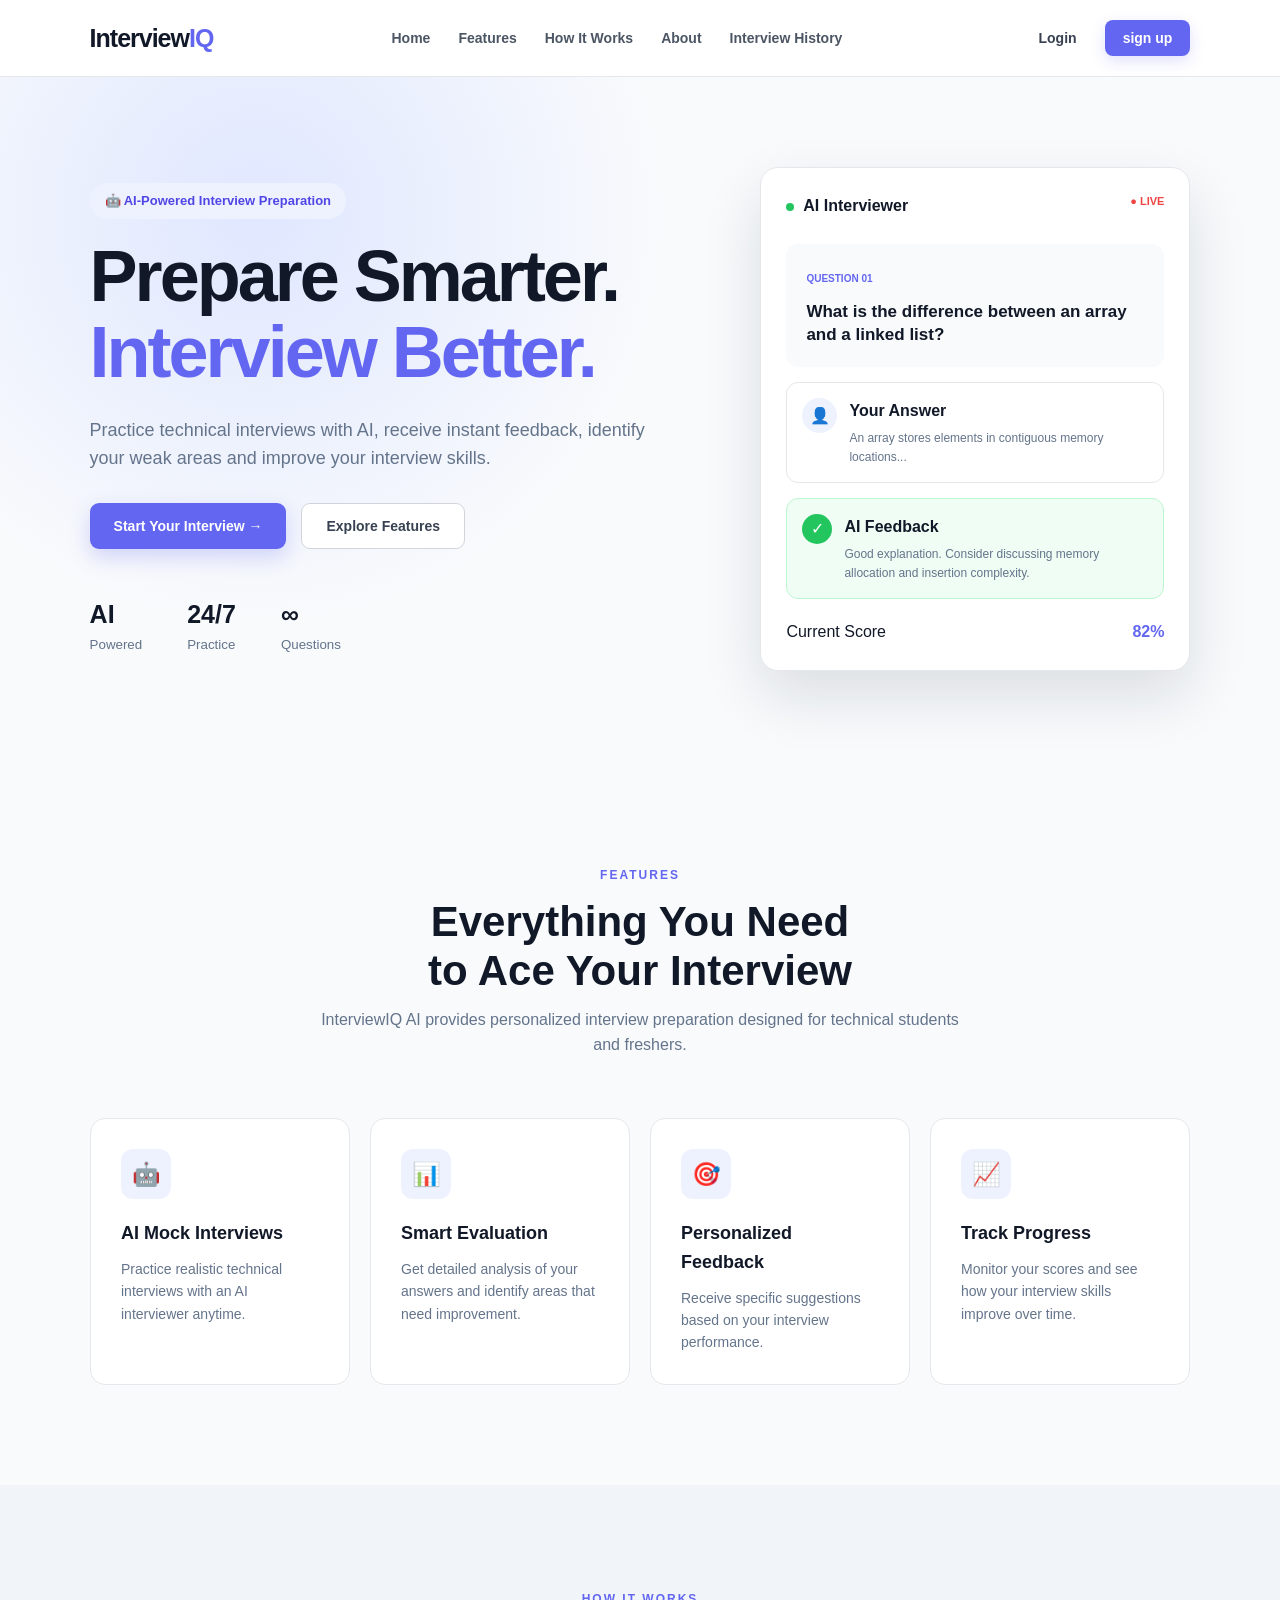
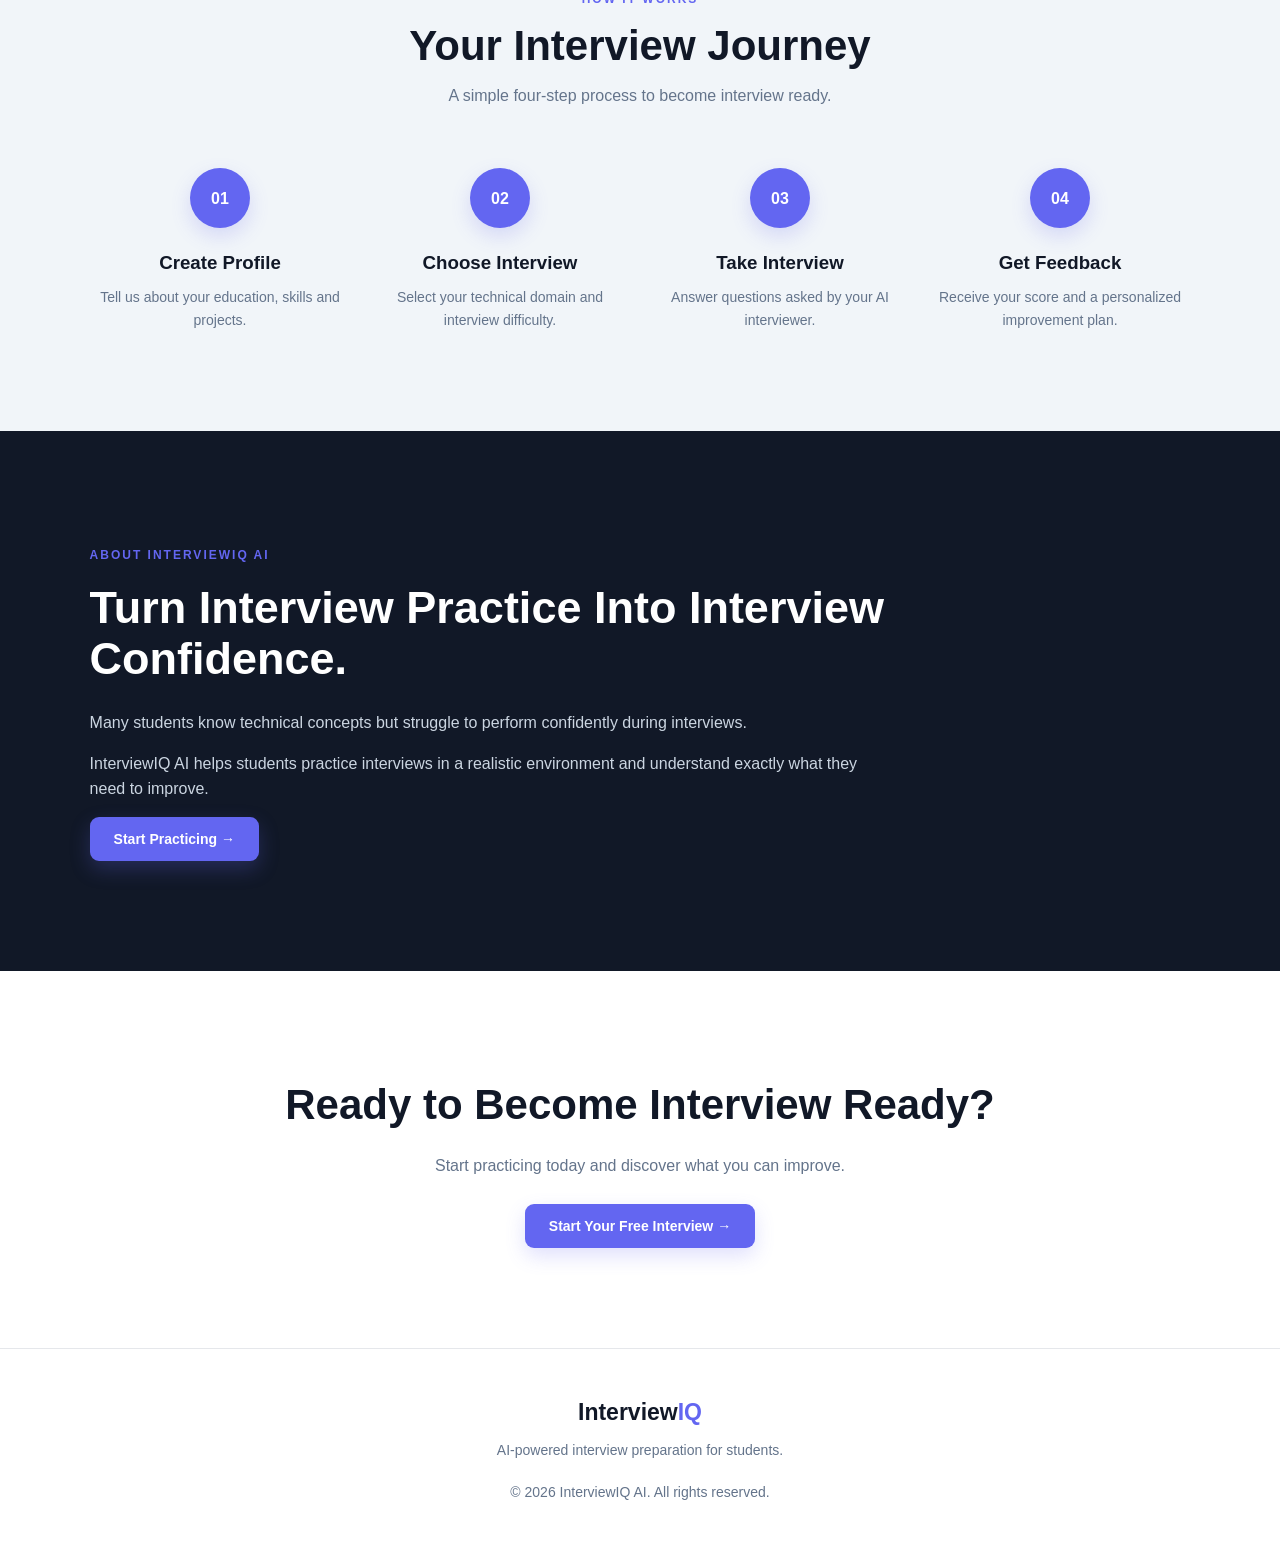
<file: frontend/index.html>
<!DOCTYPE html>
<html lang="en">

<head>
    <meta charset="UTF-8">
    <meta name="viewport" content="width=device-width, initial-scale=1.0">

    <title>InterviewIQ AI | AI-Powered Interview Preparation</title>

    <link rel="stylesheet" href="css/style.css">
</head>

<body>

    <!-- ================= NAVBAR ================= -->

    <header class="navbar">

        <div class="logo">
            Interview<span>IQ</span>
        </div>

        <nav>
            <a href="#home">Home</a>
            <a href="#features">Features</a>
            <a href="#how-it-works">How It Works</a>
            <a href="#about">About</a>

            <!-- NEW: Interview History -->
            <a href="history.html">Interview History</a>
        </nav>

        <div class="nav-buttons">
            <button class="login-btn"
    onclick="window.location.href='login.html'">
    Login
</button>

            <button class="signup-btn"
                onclick="window.location.href='profile.html'">
                sign up
                
            </button>
        </div>

    </header>


    <!-- ================= HERO SECTION ================= -->

    <section id="home" class="hero">

        <div class="hero-content">

            <div class="badge">
                🤖 AI-Powered Interview Preparation
            </div>

            <h1>
                Prepare Smarter.
                <span>Interview Better.</span>
            </h1>

            <p>
                Practice technical interviews with AI, receive instant
                feedback, identify your weak areas and improve your
                interview skills.
            </p>

            <div class="hero-buttons">

                <!-- UPDATED -->
                <button class="primary-btn"
                    onclick="window.location.href='profile.html'">
                    Start Your Interview →
                </button>

                <button class="secondary-btn"
                    onclick="document.getElementById('features').scrollIntoView({behavior:'smooth'})">
                    Explore Features
                </button>

            </div>

            <div class="hero-stats">

                <div>
                    <strong>AI</strong>
                    <small>Powered</small>
                </div>

                <div>
                    <strong>24/7</strong>
                    <small>Practice</small>
                </div>

                <div>
                    <strong>∞</strong>
                    <small>Questions</small>
                </div>

            </div>

        </div>


        <!-- Interview Preview Card -->

        <div class="interview-card">

            <div class="card-header">

                <div>
                    <span class="status-dot"></span>
                    AI Interviewer
                </div>

                <span>● LIVE</span>

            </div>

            <div class="question-box">

                <small>QUESTION 01</small>

                <h3>
                    What is the difference between
                    an array and a linked list?
                </h3>

            </div>

            <div class="answer-box">

                <div class="avatar">👤</div>

                <div>
                    <strong>Your Answer</strong>

                    <p>
                        An array stores elements in
                        contiguous memory locations...
                    </p>
                </div>

            </div>

            <div class="ai-feedback">

                <div class="feedback-icon">✓</div>

                <div>
                    <strong>AI Feedback</strong>

                    <p>
                        Good explanation. Consider
                        discussing memory allocation
                        and insertion complexity.
                    </p>
                </div>

            </div>

            <div class="score">

                <span>Current Score</span>

                <strong>82%</strong>

            </div>

        </div>

    </section>


    <!-- ================= FEATURES ================= -->

    <section id="features" class="section">

        <div class="section-heading">

            <span>FEATURES</span>

            <h2>
                Everything You Need
                <br>
                to Ace Your Interview
            </h2>

            <p>
                InterviewIQ AI provides personalized interview
                preparation designed for technical students and freshers.
            </p>

        </div>


        <div class="features-grid">

            <div class="feature-card">

                <div class="feature-icon">🤖</div>

                <h3>AI Mock Interviews</h3>

                <p>
                    Practice realistic technical interviews
                    with an AI interviewer anytime.
                </p>

            </div>


            <div class="feature-card">

                <div class="feature-icon">📊</div>

                <h3>Smart Evaluation</h3>

                <p>
                    Get detailed analysis of your answers
                    and identify areas that need improvement.
                </p>

            </div>


            <div class="feature-card">

                <div class="feature-icon">🎯</div>

                <h3>Personalized Feedback</h3>

                <p>
                    Receive specific suggestions based on
                    your interview performance.
                </p>

            </div>


            <div class="feature-card">

                <div class="feature-icon">📈</div>

                <h3>Track Progress</h3>

                <p>
                    Monitor your scores and see how your
                    interview skills improve over time.
                </p>

            </div>

        </div>

    </section>


    <!-- ================= HOW IT WORKS ================= -->

    <section id="how-it-works" class="section workflow-section">

        <div class="section-heading">

            <span>HOW IT WORKS</span>

            <h2>
                Your Interview Journey
            </h2>

            <p>
                A simple four-step process to become
                interview ready.
            </p>

        </div>


        <div class="steps">

            <div class="step">

                <div class="step-number">01</div>

                <h3>Create Profile</h3>

                <p>
                    Tell us about your education,
                    skills and projects.
                </p>

            </div>


            <div class="step">

                <div class="step-number">02</div>

                <h3>Choose Interview</h3>

                <p>
                    Select your technical domain
                    and interview difficulty.
                </p>

            </div>


            <div class="step">

                <div class="step-number">03</div>

                <h3>Take Interview</h3>

                <p>
                    Answer questions asked by
                    your AI interviewer.
                </p>

            </div>


            <div class="step">

                <div class="step-number">04</div>

                <h3>Get Feedback</h3>

                <p>
                    Receive your score and a
                    personalized improvement plan.
                </p>

            </div>

        </div>

    </section>


    <!-- ================= ABOUT ================= -->

    <section id="about" class="about-section">

        <div class="about-content">

            <span>ABOUT INTERVIEWIQ AI</span>

            <h2>
                Turn Interview Practice
                Into Interview Confidence.
            </h2>

            <p>
                Many students know technical concepts but struggle
                to perform confidently during interviews.
            </p>

            <p>
                InterviewIQ AI helps students practice interviews
                in a realistic environment and understand exactly
                what they need to improve.
            </p>

            <!-- UPDATED -->
            <button class="primary-btn"
                onclick="window.location.href='profile.html'">
                Start Practicing →
            </button>

        </div>

    </section>


    <!-- ================= CTA ================= -->

    <section class="cta">

        <h2>
            Ready to Become
            Interview Ready?
        </h2>

        <p>
            Start practicing today and discover
            what you can improve.
        </p>

        <!-- UPDATED -->
        <button class="cta-btn"
            onclick="window.location.href='profile.html'">
            Start Your Free Interview →
        </button>

    </section>


    <!-- ================= FOOTER ================= -->

    <footer>

        <div class="footer-logo">
            Interview<span>IQ</span>
        </div>

        <p>
            AI-powered interview preparation for students.
        </p>

        <p class="copyright">
            © 2026 InterviewIQ AI. All rights reserved.
        </p>

    </footer>


    <script src="js/script.js"></script>

</body>

</html>
</file>
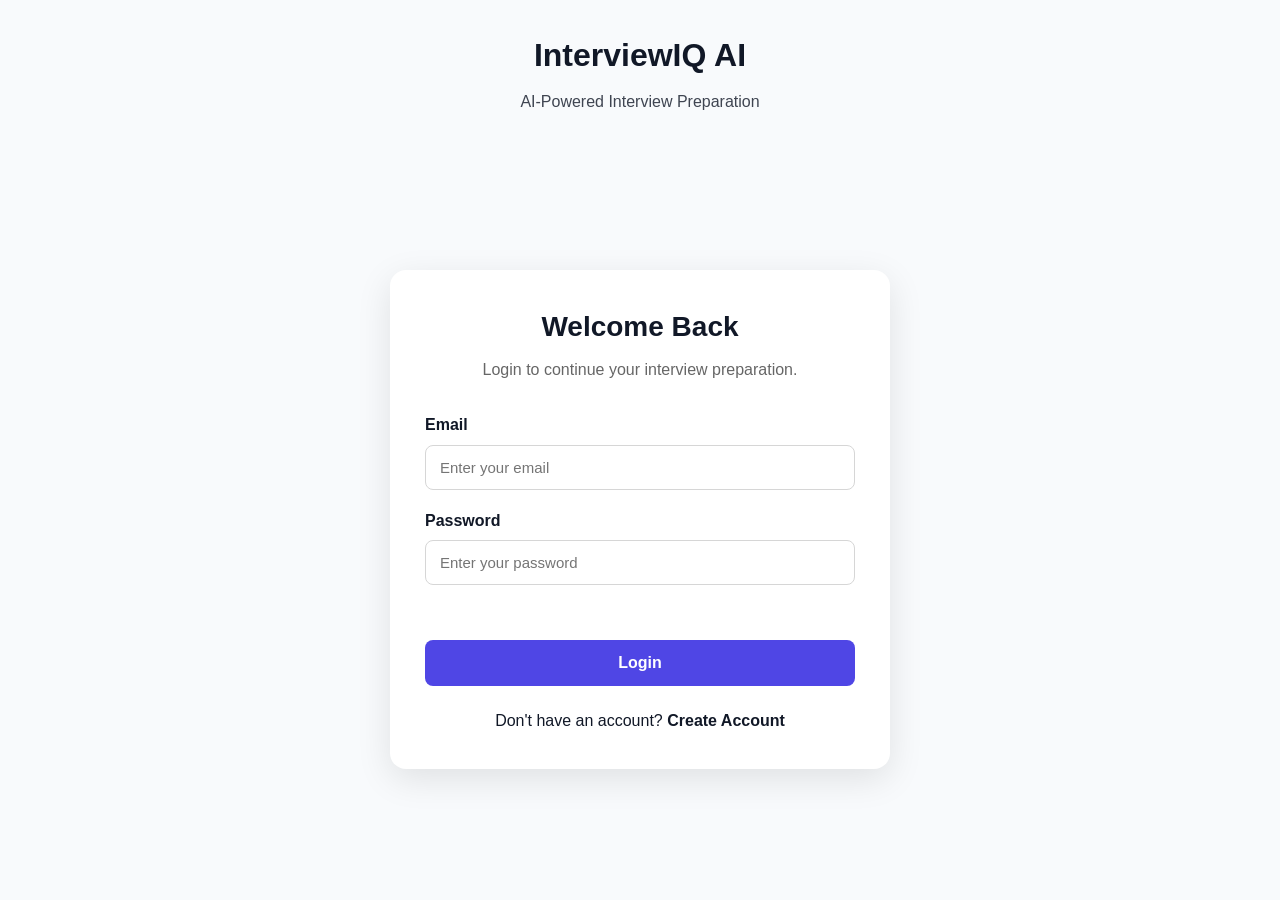
<file: frontend/dashboard.html>
<!DOCTYPE html>
<html lang="en">
<head>
    <meta charset="UTF-8">
    <meta name="viewport" content="width=device-width, initial-scale=1.0">

    <title>Dashboard | InterviewIQ AI</title>

    <link rel="stylesheet" href="css/style.css">
    <link rel="stylesheet" href="css/dashboard.css">
</head>

<body>

<header class="dashboard-header">

    <div class="dashboard-logo">
        <h1>InterviewIQ AI</h1>
        <p>AI-Powered Interview Preparation</p>
    </div>

    <div class="dashboard-user">
        <span id="welcomeUser">Student</span>
        <button id="logoutBtn" class="logout-btn">Logout</button>
    </div>

</header>


<main class="dashboard-container">

    <!-- Welcome -->
    <section class="welcome-section">

        <div>
            <h2>Welcome back, <span id="studentName">Student</span>! 👋</h2>

            <p>
                Practice interviews, improve your skills,
                and track your progress.
            </p>
        </div>

        <button id="startInterviewBtn" class="primary-dashboard-btn">
            🎤 Start New Interview
        </button>

    </section>


    <!-- Statistics -->
    <section class="stats-grid">

        <div class="stat-card">
            <span class="stat-icon">🎤</span>
            <div>
                <h3 id="totalInterviews">0</h3>
                <p>Total Interviews</p>
            </div>
        </div>


        <div class="stat-card">
            <span class="stat-icon">📊</span>
            <div>
                <h3 id="averageScore">0.0</h3>
                <p>Average Score</p>
            </div>
        </div>


        <div class="stat-card">
            <span class="stat-icon">🏆</span>
            <div>
                <h3 id="bestScore">0.0</h3>
                <p>Best Score</p>
            </div>
        </div>


        <div class="stat-card">
            <span class="stat-icon">📈</span>
            <div>
                <h3 id="performanceStatus">Start</h3>
                <p>Performance</p>
            </div>
        </div>

    </section>


    <!-- Quick Actions -->
    <section class="dashboard-section">

        <h2>Quick Actions</h2>

        <div class="quick-actions">

            <div class="action-card" id="newInterviewCard">

                <div class="action-icon">🎤</div>

                <h3>New Interview</h3>

                <p>
                    Take an AI-powered mock interview
                    based on your skills.
                </p>

                <button class="action-btn">
                    Start Interview →
                </button>

            </div>


            <div class="action-card" id="historyCard">

                <div class="action-icon">📋</div>

                <h3>Interview History</h3>

                <p>
                    Review your previous interviews,
                    scores, and AI feedback.
                </p>

                <button class="action-btn">
                    View History →
                </button>

            </div>

        </div>

    </section>


    <!-- Recent Interviews -->
    <section class="dashboard-section">

        <div class="section-heading">

            <div>
                <h2>Recent Interviews</h2>

                <p>
                    Your latest interview performances.
                </p>
            </div>

            <button id="viewAllHistory" class="view-history-btn">
                View All
            </button>

        </div>


        <div id="recentInterviews" class="recent-interviews">

            <div class="empty-history">

                <div class="empty-icon">🎯</div>

                <h3>No interviews yet</h3>

                <p>
                    Start your first AI interview
                    to see your performance here.
                </p>

                <button id="emptyStartBtn" class="action-btn">
                    Start Your First Interview
                </button>

            </div>

        </div>

    </section>

</main>


<script src="js/config.js"></script>
<script src="js/dashboard.js"></script>

</body>
</html>
</file>
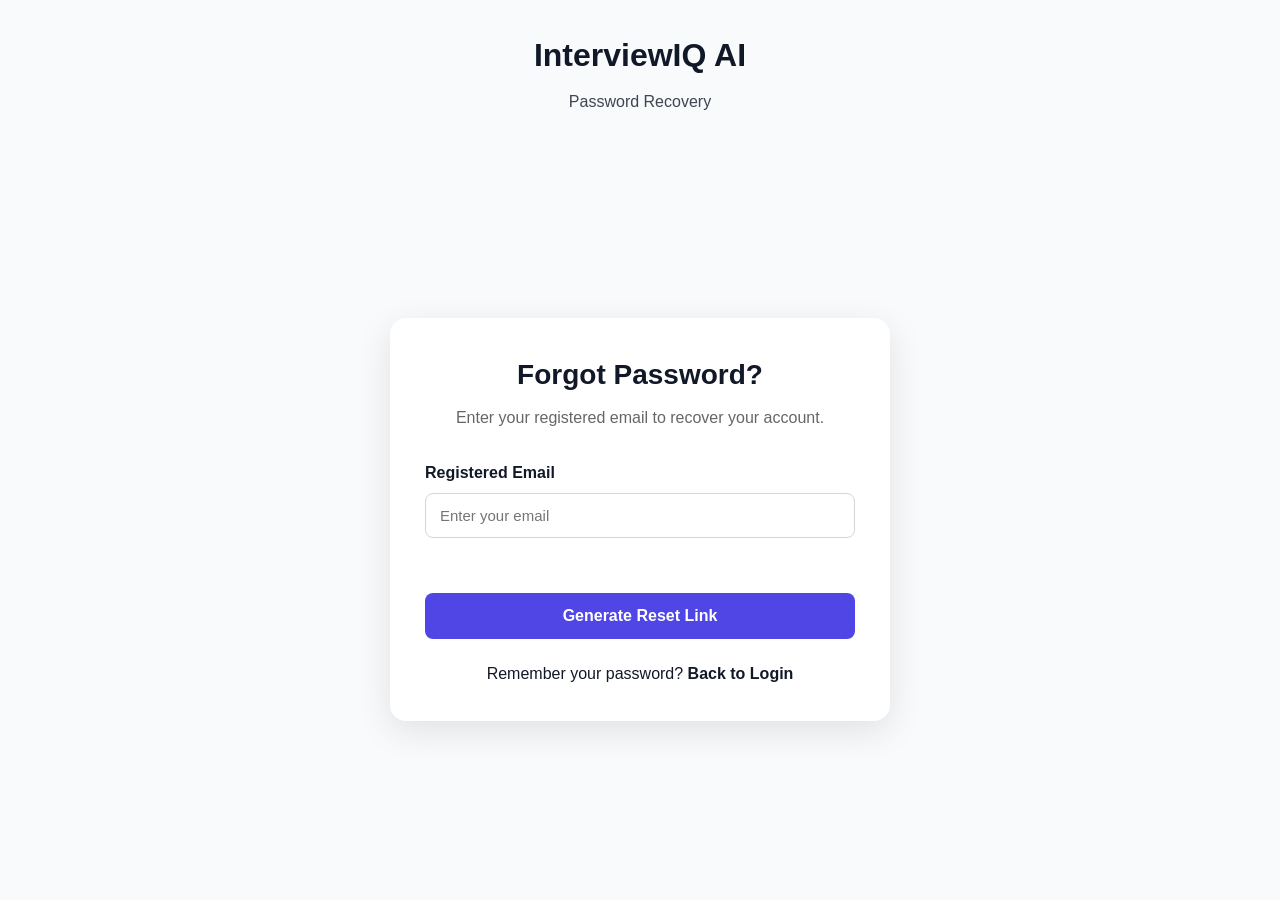
<file: frontend/forgot-password.html>
<!DOCTYPE html>
<html lang="en">
<head>
    <meta charset="UTF-8">
    <meta name="viewport" content="width=device-width, initial-scale=1.0">

    <title>Forgot Password | InterviewIQ AI</title>

    <link rel="stylesheet" href="css/style.css">
    <link rel="stylesheet" href="css/auth.css">
</head>

<body>

<header class="auth-header">
    <div class="auth-header-content">
        <h1>InterviewIQ AI</h1>
        <p>Password Recovery</p>
    </div>
</header>

<main class="auth-container">

    <div class="auth-card">

        <div class="auth-title">
            <h2>Forgot Password?</h2>
            <p>Enter your registered email to recover your account.</p>
        </div>

        <form id="forgotPasswordForm">

            <div class="form-group">
                <label for="email">Registered Email</label>

                <input
                    type="email"
                    id="email"
                    placeholder="Enter your email"
                    required
                >
            </div>

            <p id="forgotStatus" class="auth-status"></p>

            <button type="submit" class="auth-btn">
                Generate Reset Link
            </button>

        </form>

        <div class="auth-footer">
            <p>
                Remember your password?
                <a href="login.html">Back to Login</a>
            </p>
        </div>

    </div>

</main>

<script src="js/config.js"></script>
<script src="js/forgot-password.js"></script>

</body>
</html>
</file>
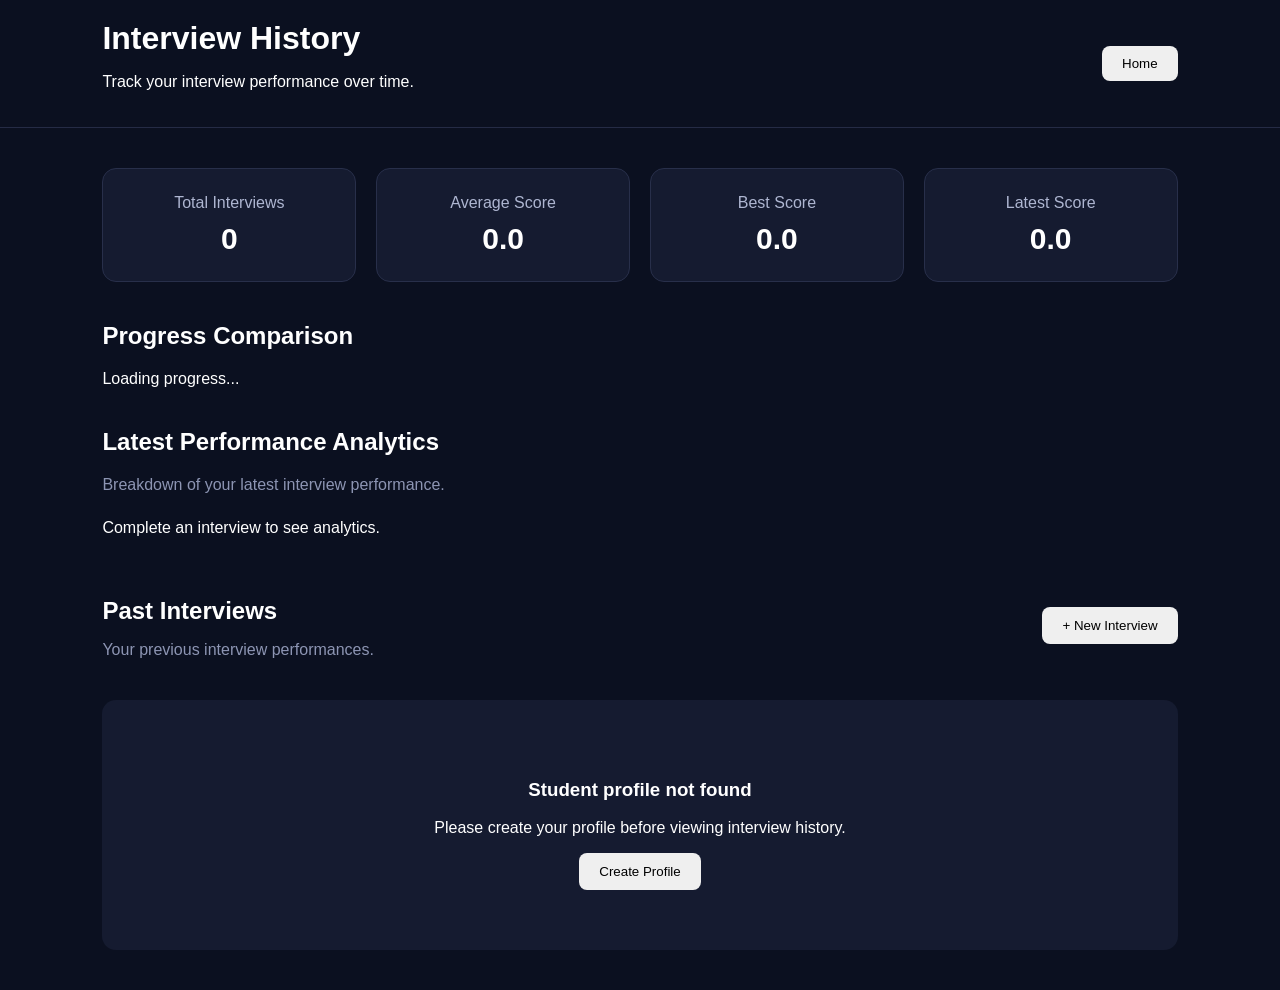
<file: frontend/history.html>
<!DOCTYPE html>
<html lang="en">

<head>

    <meta charset="UTF-8">

    <meta name="viewport"
        content="width=device-width, initial-scale=1.0">

    <title>
        Interview History | InterviewIQ AI
    </title>

    <link
        rel="stylesheet"
        href="css/history.css">

</head>


<body>

    <!-- ================= HEADER ================= -->

    <header>

        <div>

            <h1>
                Interview History
            </h1>

            <p>
                Track your interview performance over time.
            </p>

        </div>


        <button onclick="goHome()">
            Home
        </button>

    </header>


    <!-- ================= MAIN ================= -->

    <main>


        <!-- PROGRESS SUMMARY -->

        <section class="progress-summary">

            <div class="summary-card">

                <span>
                    Total Interviews
                </span>

                <strong id="totalInterviews">
                    0
                </strong>

            </div>


            <div class="summary-card">

                <span>
                    Average Score
                </span>

                <strong id="averageScore">
                    0.0
                </strong>

            </div>


            <div class="summary-card">

                <span>
                    Best Score
                </span>

                <strong id="bestScore">
                    0.0
                </strong>

            </div>


            <div class="summary-card">

                <span>
                    Latest Score
                </span>

                <strong id="latestScore">
                    0.0
                </strong>

            </div>

        </section>


        <!-- PROGRESS COMPARISON -->

        <section class="comparison-section">

            <h2>
                Progress Comparison
            </h2>

            <div id="progressMessage">

                Loading progress...

            </div>

        </section>


        <!-- PERFORMANCE ANALYTICS -->

        <section class="analytics-section">

            <h2>
                Latest Performance Analytics
            </h2>

            <p>
                Breakdown of your latest interview performance.
            </p>

            <div id="analyticsContainer">

                <p>
                    Complete an interview to see analytics.
                </p>

            </div>

        </section>


        <!-- PAST INTERVIEWS -->

        <section>

            <div class="section-title">

                <div>

                    <h2>
                        Past Interviews
                    </h2>

                    <p>
                        Your previous interview performances.
                    </p>

                </div>


                <button onclick="startInterview()">

                    + New Interview

                </button>

            </div>


            <div id="historyContainer">

                <p id="loading">

                    Loading interview history...

                </p>

            </div>

        </section>

    </main>

    <script src="js/config.js"></script>
    <script src="js/history.js"></script>

</body>

</html>
</file>
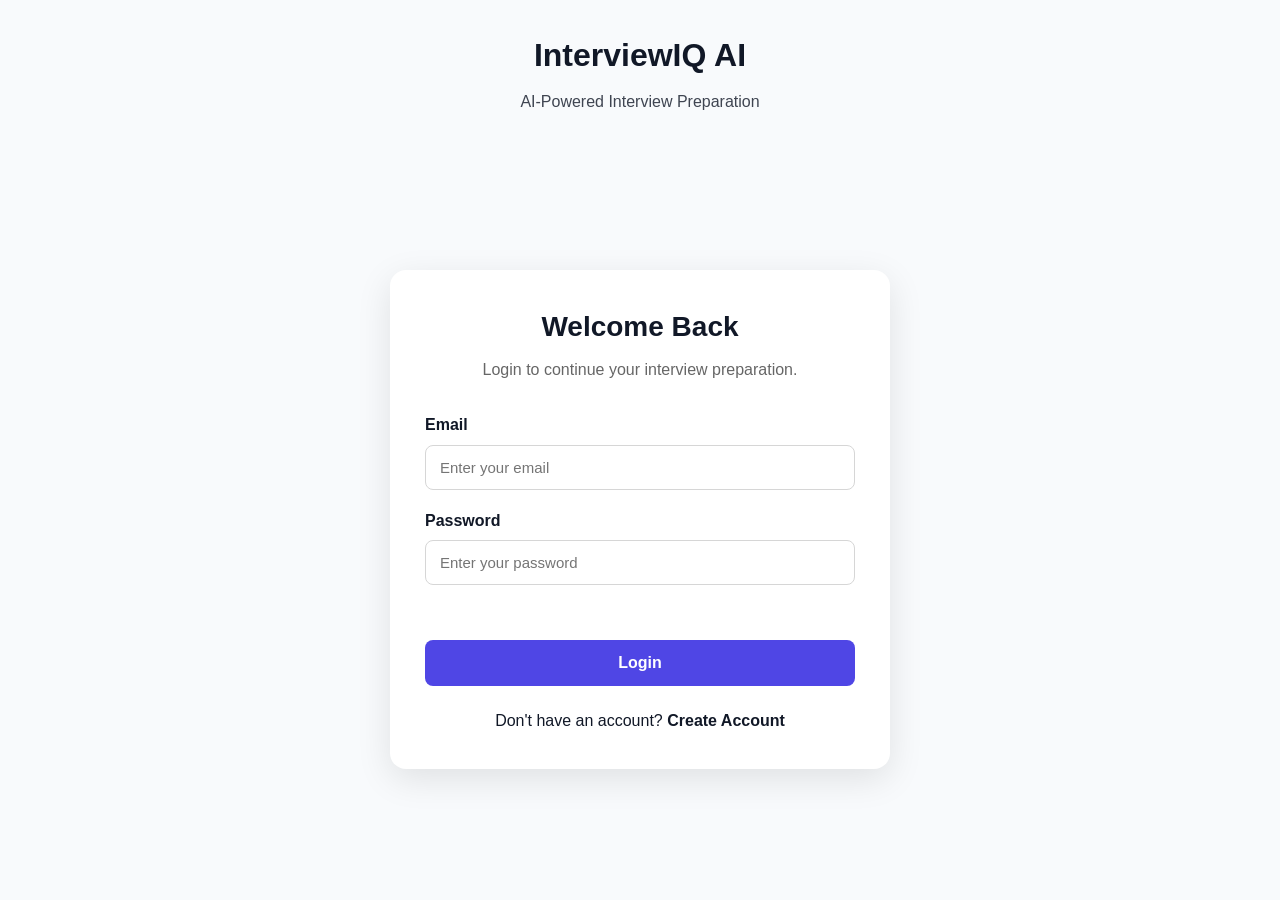
<file: frontend/interview-selection.html>
<!DOCTYPE html>

<html lang="en">

<head>
    <meta charset="UTF-8">
    <meta name="viewport" content="width=device-width, initial-scale=1.0">

```
<title>Interview Setup | InterviewIQ AI</title>

<link rel="stylesheet" href="css/style.css">

<style>
    body {
        min-height: 100vh;
        margin: 0;
        background: #f8fafc;
        color: #111827;
        font-family: Arial, Helvetica, sans-serif;
    }

    .selection-container {
        min-height: 100vh;
        display: flex;
        justify-content: center;
        align-items: center;
        padding: 40px 20px;
        background:
            radial-gradient(
                circle at 20% 20%,
                #e0e7ff,
                transparent 35%
            ),
            #f8fafc;
    }

    .selection-card {
        width: 100%;
        max-width: 650px;
        padding: 40px;
        background: #ffffff;
        border: 1px solid #e5e7eb;
        border-radius: 18px;
        box-shadow: 0 25px 60px rgba(15, 23, 42, 0.12);
    }

    .selection-header {
        text-align: center;
        margin-bottom: 35px;
    }

    .selection-header h1 {
        margin-bottom: 10px;
        font-size: 32px;
        color: #111827;
    }

    .selection-header p {
        margin: 0;
        color: #64748b;
        line-height: 1.6;
    }

    .form-group {
        margin-bottom: 22px;
    }

    .form-group label {
        display: block;
        margin-bottom: 8px;
        font-weight: 600;
        color: #374151;
    }

    .form-group input,
    .form-group select {
        width: 100%;
        box-sizing: border-box;
        padding: 13px 15px;
        border-radius: 9px;
        border: 1px solid #d1d5db;
        background: #ffffff;
        color: #111827;
        font-size: 15px;
        outline: none;
        transition: 0.2s ease;
    }

    .form-group input:focus,
    .form-group select:focus {
        border-color: #6366f1;
        box-shadow: 0 0 0 3px rgba(99, 102, 241, 0.12);
    }

    .form-group select option {
        background: #ffffff;
        color: #111827;
    }

    .selection-row {
        display: grid;
        grid-template-columns: 1fr 1fr;
        gap: 20px;
    }

    .category-group,
    .language-group {
        display: none;
    }

    .category-group.show,
    .language-group.show {
        display: block;
    }

    .selection-note {
        display: block;
        margin-top: 7px;
        color: #64748b;
        font-size: 13px;
    }

    #statusMessage {
        min-height: 22px;
        margin: 10px 0 18px;
        text-align: center;
        font-size: 14px;
    }

    .success-message {
        color: #16a34a;
    }

    .error-message {
        color: #dc2626;
    }

    .primary-btn {
        width: 100%;
        padding: 14px 20px;
        border: none;
        border-radius: 9px;
        background: #6366f1;
        color: white;
        font-size: 16px;
        font-weight: 600;
        cursor: pointer;
        transition: all 0.3s ease;
        box-shadow: 0 8px 20px rgba(99, 102, 241, 0.25);
    }

    .primary-btn:hover {
        background: #4f46e5;
        transform: translateY(-2px);
    }

    .primary-btn:disabled {
        opacity: 0.6;
        cursor: not-allowed;
        transform: none;
    }

    .back-home {
        display: block;
        margin-top: 20px;
        text-align: center;
        color: #64748b;
        text-decoration: none;
        font-size: 14px;
        transition: 0.2s ease;
    }

    .back-home:hover {
        color: #6366f1;
    }

    @media (max-width: 600px) {
        .selection-card {
            padding: 25px 20px;
        }

        .selection-header h1 {
            font-size: 26px;
        }

        .selection-row {
            grid-template-columns: 1fr;
            gap: 0;
        }
    }
</style>

</head>

<body>

```
<div class="selection-container">

    <div class="selection-card">

        <div class="selection-header">
            <h1>Set Up Your Interview</h1>

            <p>
                Choose your interview preferences and let
                InterviewIQ AI create a personalized mock interview.
            </p>
        </div>

        <form id="interviewSelectionForm">

            <!-- INTERVIEW TYPE -->
            <div class="form-group">

                <label for="interviewType">
                    Interview Type
                </label>

                <select id="interviewType" required>

                    <option value="">
                        Select Interview Type
                    </option>

                    <option value="technical">
                        Technical Interview
                    </option>

                    <option value="coding">
                        Coding Interview
                    </option>

                    <option value="hr">
                        HR Interview
                    </option>

                    <option value="mixed">
                        Mixed Interview
                    </option>

                </select>

            </div>


            <!-- CATEGORY -->
            <div class="form-group category-group" id="categoryGroup">

                <label for="category">
                    Interview Category
                </label>

                <select id="category">

                    <option value="">
                        Select Category
                    </option>

                </select>

                <span class="selection-note">
                    Select the topic you want InterviewIQ AI to focus on.
                </span>

            </div>


            <!-- ROLE -->
            <div class="form-group">

                <label for="role">
                    Target Role
                </label>

                <select id="role" required>

                    <option value="">
                        Select Target Role
                    </option>

                    <option value="Software Developer">
                        Software Developer
                    </option>

                    <option value="Python Developer">
                        Python Developer
                    </option>

                    <option value="Java Developer">
                        Java Developer
                    </option>

                    <option value="C++ Developer">
                        C++ Developer
                    </option>

                    <option value="Data Analyst">
                        Data Analyst
                    </option>

                    <option value="AI/ML Engineer">
                        AI/ML Engineer
                    </option>

                </select>

            </div>


            <!-- DIFFICULTY + QUESTION COUNT -->
            <div class="selection-row">

                <div class="form-group">

                    <label for="difficulty">
                        Difficulty
                    </label>

                    <select id="difficulty" required>

                        <option value="Easy">
                            Easy
                        </option>

                        <option value="Medium" selected>
                            Medium
                        </option>

                        <option value="Hard">
                            Hard
                        </option>

                    </select>

                </div>


                <div class="form-group">

                    <label for="questionCount">
                        Number of Questions
                    </label>

                    <select id="questionCount" required>
    <option value="5">5 Questions — 10 Minutes</option>
    <option value="10" selected>10 Questions — 15 Minutes</option>
    <option value="15">15 Questions — 20 Minutes</option>
    <option value="20">20 Questions — 25 Minutes</option>
</select>

                </div>

            </div>


            <!-- PROGRAMMING LANGUAGE -->
            <div class="form-group language-group" id="languageGroup">

                <label for="language">
                    Programming Language
                </label>

                <select id="language">

                    <option value="">
                        Select Programming Language
                    </option>

                    <option value="Python">
                        Python
                    </option>

                    <option value="Java">
                        Java
                    </option>

                    <option value="C">
                        C
                    </option>

                    <option value="C++">
                        C++
                    </option>

                    <option value="JavaScript">
                        JavaScript
                    </option>

                </select>

                <span class="selection-note">
                    Required for Coding and Mixed interviews.
                </span>

            </div>


            <!-- STATUS -->
            <p id="statusMessage"></p>


            <!-- START BUTTON -->
            <button
                type="submit"
                id="startInterviewBtn"
                class="primary-btn">

                Start AI Interview

            </button>

        </form>


        <a
            href="index.html"
            class="back-home">

            ← Back to Home

        </a>

    </div>

</div>


<!-- JAVASCRIPT -->
<script src="js/config.js"></script>
<script src="js/interview-selection.js"></script>


<!-- CATEGORY + LANGUAGE LOGIC -->
<script>

    document.addEventListener("DOMContentLoaded", function () {

        const interviewType =
            document.getElementById("interviewType");

        const categoryGroup =
            document.getElementById("categoryGroup");

        const category =
            document.getElementById("category");

        const languageGroup =
            document.getElementById("languageGroup");

        const language =
            document.getElementById("language");


        const technicalCategories = [
            "Python",
            "C",
            "C++",
            "Java",
            "OOP",
            "DSA"
        ];


        function updateFields() {

            const type = interviewType.value;

            /* Clear old options */
            category.innerHTML =
                '<option value="">Select Category</option>';

            /*
             * TECHNICAL
             */
            if (type === "technical") {

                categoryGroup.classList.add("show");

                technicalCategories.forEach(function (item) {

                    const option =
                        document.createElement("option");

                    option.value = item;
                    option.textContent = item;

                    category.appendChild(option);

                });

                category.required = true;

            }

            /*
             * HR
             */
            else if (type === "hr") {

                categoryGroup.classList.add("show");

                const option =
                    document.createElement("option");

                option.value = "Behavioral";
                option.textContent = "Behavioral";

                category.appendChild(option);

                category.value = "Behavioral";
                category.required = true;

            }

            /*
             * CODING
             */
            else if (type === "coding") {

                categoryGroup.classList.remove("show");

                category.required = false;

                const option =
                    document.createElement("option");

                option.value = "Programming";
                option.textContent = "Programming";

                category.appendChild(option);

                category.value = "Programming";

            }

            /*
             * MIXED
             */
            else if (type === "mixed") {

                categoryGroup.classList.remove("show");

                category.required = false;

                const option =
                    document.createElement("option");

                option.value = "Mixed";
                option.textContent = "Mixed";

                category.appendChild(option);

                category.value = "Mixed";

            }

            /*
             * NOTHING SELECTED
             */
            else {

                categoryGroup.classList.remove("show");

                category.required = false;

            }


            /*
             * PROGRAMMING LANGUAGE
             *
             * Required only for Coding and Mixed.
             */
            if (
                type === "coding" ||
                type === "mixed"
            ) {

                languageGroup.classList.add("show");

                language.required = true;

            }

            else {

                languageGroup.classList.remove("show");

                language.required = false;

                language.value = "";

            }

        }


        interviewType.addEventListener(
            "change",
            updateFields
        );


        updateFields();

    });

</script>
```

</body>

</html>
</file>
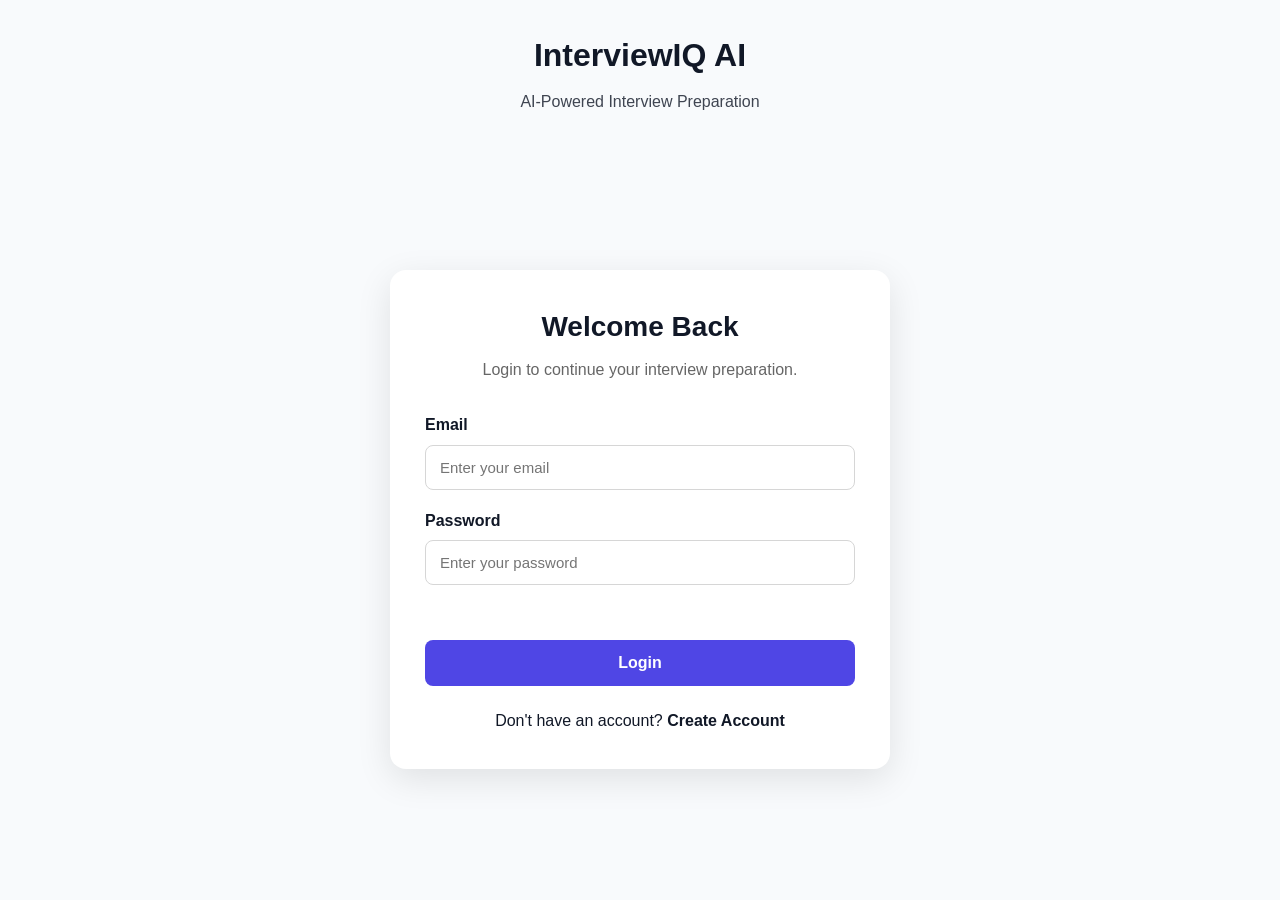
<file: frontend/login.html>
<!DOCTYPE html>
<html lang="en">
<head>
    <meta charset="UTF-8">
    <meta name="viewport" content="width=device-width, initial-scale=1.0">

    <title>Login | InterviewIQ AI</title>

    <link rel="stylesheet" href="css/style.css">
    <link rel="stylesheet" href="css/auth.css">
</head>

<body>

<header class="auth-header">
    <div class="auth-header-content">
        <h1>InterviewIQ AI</h1>
        <p>AI-Powered Interview Preparation</p>
    </div>
</header>

<main class="auth-container">

    <div class="auth-card">

        <div class="auth-title">
            <h2>Welcome Back</h2>
            <p>Login to continue your interview preparation.</p>
        </div>

        <form id="loginForm">

            <div class="form-group">
                <label for="email">Email</label>
                <input
                    type="email"
                    id="email"
                    placeholder="Enter your email"
                    required
                >
            </div>

            <div class="form-group">
                <label for="password">Password</label>
                <input
                    type="password"
                    id="password"
                    placeholder="Enter your password"
                    required
                >
            </div>

            <p id="loginStatus" class="auth-status"></p>

            <button type="submit" class="auth-btn">
                Login
            </button>

        </form>

        <div class="auth-footer">
            <p>
                Don't have an account?
                <a href="signup.html">Create Account</a>
            </p>
        </div>

    </div>

</main>

<script src="js/config.js"></script>
<script src="js/login.js"></script>

</body>
</html>
</file>
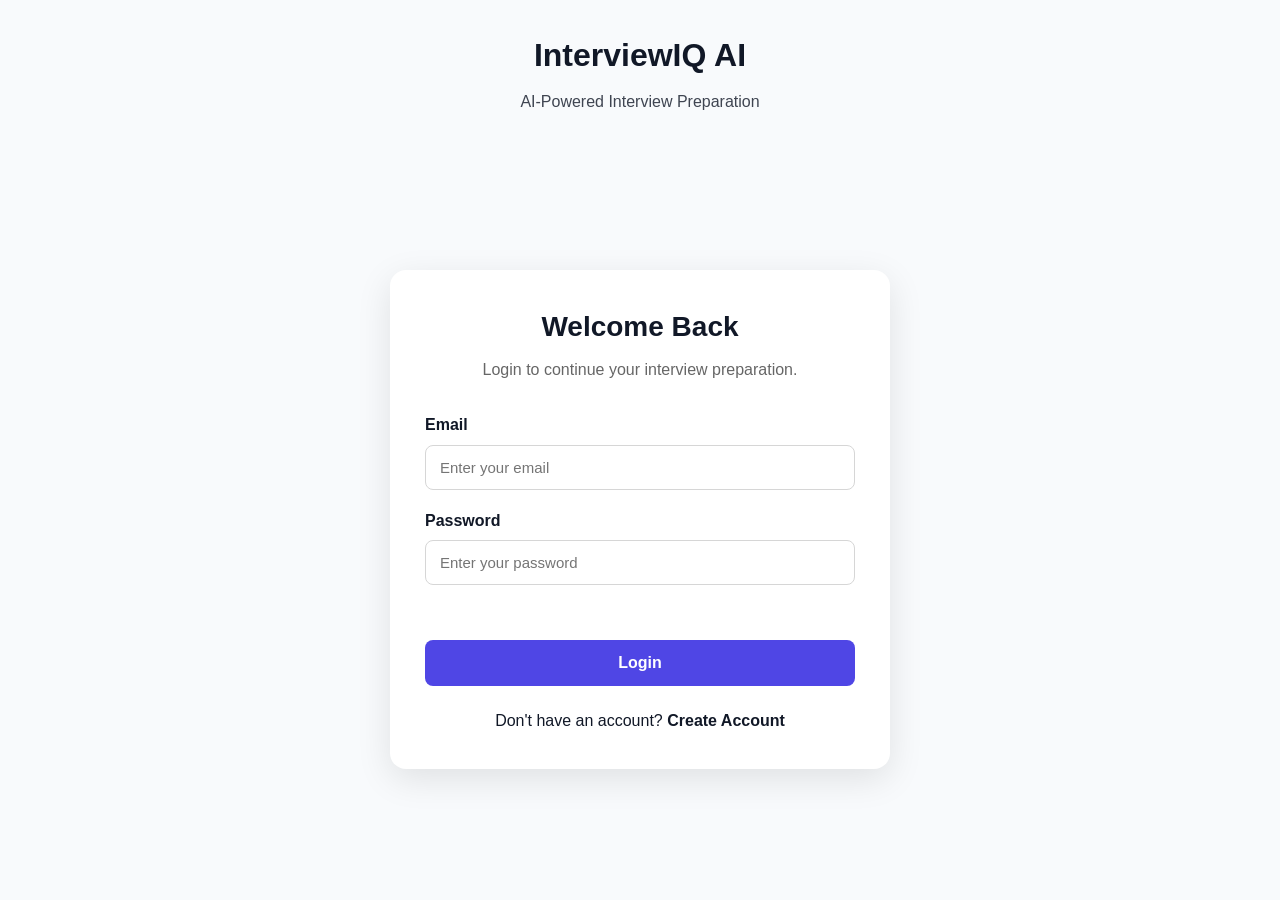
<file: frontend/profile.html>
<!DOCTYPE html>
<html lang="en">

<head>

    <meta charset="UTF-8">

    <meta name="viewport"
        content="width=device-width, initial-scale=1.0">

    <title>Student Profile | InterviewIQ AI</title>

    <!-- Profile Page CSS -->
    <link rel="stylesheet" href="css/profile.css">

</head>

<body>

    <!-- ================= PROFILE CONTAINER ================= -->

    <div class="profile-container">

        <!-- ================= PROFILE CARD ================= -->

        <div class="profile-card">

            <h1>Create Your Profile</h1>

            <p class="subtitle">
                Tell us about yourself before starting
                your AI interview.
            </p>


            <!-- ================= PROFILE FORM ================= -->

            <form id="profileForm">


                <!-- NAME -->

                <div class="form-group">

                    <label for="name">
                        Full Name
                    </label>

                    <input
                        type="text"
                        id="name"
                        name="name"
                        placeholder="Enter your name"
                        required>

                </div>


                <!-- EMAIL -->

                <div class="form-group">

                    <label for="email">
                        Email
                    </label>

                    <input
                        type="email"
                        id="email"
                        name="email"
                        placeholder="Enter your email"
                        required>

                </div>


                <!-- EDUCATION -->

                <div class="form-group">

                    <label for="education">
                        Education
                    </label>

                    <input
                        type="text"
                        id="education"
                        name="education"
                        placeholder="e.g. B.E. Computer Engineering">

                </div>


                <!-- SKILLS -->

                <div class="form-group">

                    <label for="skills">
                        Skills
                    </label>

                    <textarea
                        id="skills"
                        name="skills"
                        rows="4"
                        placeholder="e.g. Python, C++, HTML, CSS, JavaScript"></textarea>

                </div>


                <!-- STATUS MESSAGE -->

                <p
                    id="statusMessage"
                    class="status-message">
                </p>


                <!-- SUBMIT BUTTON -->

                <button
                    type="submit"
                    class="primary-btn">

                    Create Profile

                </button>


            </form>

        </div>

    </div>


    <!-- ================= JAVASCRIPT ================= -->

    <script src="js/config.js"></script>
    <script src="js/profile.js"></script>

</body>

</html>
</file>
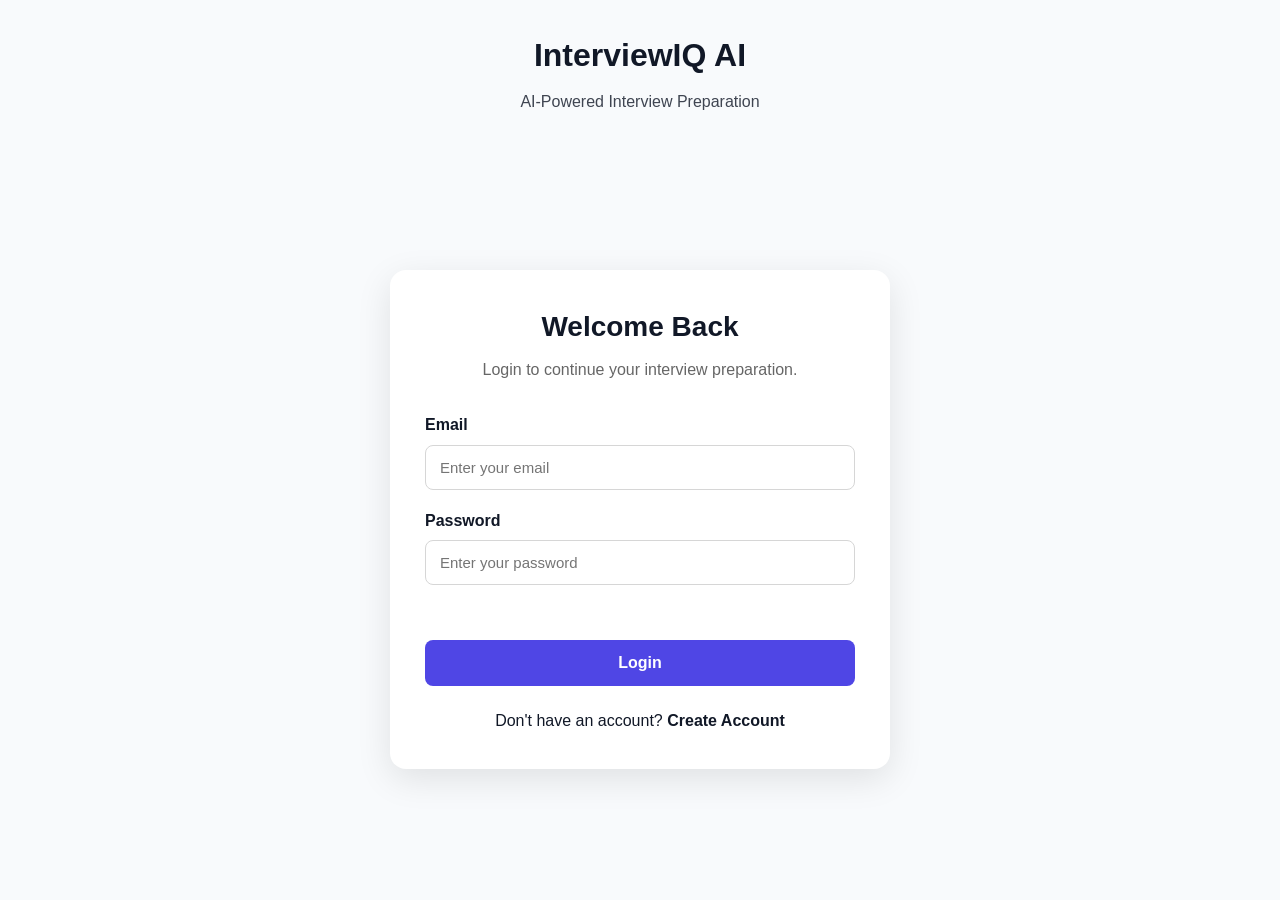
<file: frontend/report.html>
<!DOCTYPE html>
<html lang="en">

<head>
    <meta charset="UTF-8">
    <meta name="viewport" content="width=device-width, initial-scale=1.0">

    <title>Interview Report | InterviewIQ AI</title>

    <link rel="stylesheet" href="css/style.css">
    <link rel="stylesheet" href="css/report.css">
</head>

<body>

    <!-- ================================
         HEADER
    ================================= -->
    <header class="report-header">

        <div class="header-content">

            <div>
                <h1>Interview Report</h1>

                <p>
                    AI-powered analysis of your interview performance
                </p>
            </div>

            <a href="index.html" class="home-link">
                Home
            </a>

        </div>

    </header>


    <!-- ================================
         MAIN CONTENT
    ================================= -->
    <main class="report-container">


        <!-- ================================
             STUDENT + INTERVIEW INFORMATION
        ================================= -->
        <section class="report-section student-info">

            <h2>Interview Summary</h2>

            <div class="student-details">

                <div class="detail-item">
                    <span>Student</span>
                    <strong id="studentName">
                        Loading...
                    </strong>
                </div>

                <div class="detail-item">
                    <span>Interview</span>
                    <strong id="interviewDetails">
                        Loading...
                    </strong>
                </div>

            </div>

        </section>


        <!-- ================================
             OVERALL SCORE
        ================================= -->
        <section class="report-section overall-section">

            <h2>Overall Performance</h2>

            <div class="overall-score-card">

                <div class="score-circle">

                    <span id="overallScore">
                        0.0
                    </span>

                    <small>/ 10</small>

                </div>

                <div class="performance-info">

                    <h3 id="performanceMessage">
                        Analyzing your performance...
                    </h3>

                    <p>
                        Your overall score is calculated from
                        multiple performance areas.
                    </p>

                </div>

            </div>

        </section>


        <!-- ================================
             SCORE BREAKDOWN
        ================================= -->
        <section class="report-section">

            <h2>Performance Breakdown</h2>

            <p class="section-description">
                Detailed analysis of your interview performance.
            </p>


            <div class="score-grid">


                <!-- TECHNICAL -->
                <div class="score-card">

                    <div class="score-card-header">

                        <h3>Technical</h3>

                        <span id="technicalScore">
                            0.0/10
                        </span>

                    </div>

                    <div class="score-progress">
                        <div
                            id="technicalProgress"
                            class="score-progress-fill"
                            style="width: 0%;">
                        </div>
                    </div>

                    <p>
                        Measures your technical knowledge
                        and correctness.
                    </p>

                </div>


                <!-- COMMUNICATION -->
                <div class="score-card">

                    <div class="score-card-header">

                        <h3>Communication</h3>

                        <span id="communicationScore">
                            0.0/10
                        </span>

                    </div>

                    <div class="score-progress">
                        <div
                            id="communicationProgress"
                            class="score-progress-fill"
                            style="width: 0%;">
                        </div>
                    </div>

                    <p>
                        Measures how effectively you
                        communicate your ideas.
                    </p>

                </div>


                <!-- RELEVANCE -->
                <div class="score-card">

                    <div class="score-card-header">

                        <h3>Relevance</h3>

                        <span id="relevanceScore">
                            0.0/10
                        </span>

                    </div>

                    <div class="score-progress">
                        <div
                            id="relevanceProgress"
                            class="score-progress-fill"
                            style="width: 0%;">
                        </div>
                    </div>

                    <p>
                        Measures how directly your answer
                        addresses the question.
                    </p>

                </div>


                <!-- GRAMMAR -->
                <div class="score-card">

                    <div class="score-card-header">

                        <h3>Grammar</h3>

                        <span id="grammarScore">
                            0.0/10
                        </span>

                    </div>

                    <div class="score-progress">
                        <div
                            id="grammarProgress"
                            class="score-progress-fill"
                            style="width: 0%;">
                        </div>
                    </div>

                    <p>
                        Measures grammar and sentence
                        quality.
                    </p>

                </div>


                <!-- CLARITY -->
                <div class="score-card">

                    <div class="score-card-header">

                        <h3>Clarity</h3>

                        <span id="clarityScore">
                            0.0/10
                        </span>

                    </div>

                    <div class="score-progress">
                        <div
                            id="clarityProgress"
                            class="score-progress-fill"
                            style="width: 0%;">
                        </div>
                    </div>

                    <p>
                        Measures how clearly and logically
                        you explain your answer.
                    </p>

                </div>

            </div>

        </section>


        <!-- ================================
             STRENGTHS
        ================================= -->
        <section class="report-section">

            <h2>Strengths</h2>

            <p class="section-description">
                Areas where you performed well.
            </p>

            <ul id="strengthsList" class="feedback-list">

                <li>
                    Analyzing your strengths...
                </li>

            </ul>

        </section>


        <!-- ================================
             WEAKNESSES
        ================================= -->
        <section class="report-section">

            <h2>Weaknesses</h2>

            <p class="section-description">
                Areas that need improvement.
            </p>

            <ul id="weaknessesList" class="feedback-list">

                <li>
                    Analyzing your weaknesses...
                </li>

            </ul>

        </section>


        <!-- ================================
             SKILL GAP ANALYSIS
        ================================= -->
        <section class="report-section">

            <h2>Skill Gap Analysis</h2>

            <p class="section-description">
                Identify the skills you should improve
                to perform better in future interviews.
            </p>

            <div id="skillGaps">

                <div class="no-skill-gap">

                    <h3>Analyzing Skill Gaps...</h3>

                    <p>
                        Your personalized skill gap analysis
                        will appear here.
                    </p>

                </div>

            </div>

        </section>


        <!-- ================================
             AI FEEDBACK
        ================================= -->
        <section class="report-section">

            <h2>AI Feedback</h2>

            <div class="ai-feedback-card">

                <p id="aiFeedback">
                    Your AI feedback will appear here
                    after the interview evaluation.
                </p>

            </div>

        </section>

        
<!-- ================================
     QUESTION-WISE EVALUATION
================================= -->
<section class="report-section">

    <h2>Question-wise Evaluation</h2>

    <p class="section-description">
        Detailed AI evaluation of each interview answer,
        including individual scores, strengths, weaknesses,
        and improvement suggestions.
    </p>

    <div id="questionEvaluations">

        <div class="no-skill-gap">
            <h3>Loading Question Evaluations...</h3>
            <p>
                Your individual answer evaluations
                will appear here.
            </p>
        </div>

    </div>

</section>


        <!-- ================================
             PERSONALIZED SUGGESTIONS
        ================================= -->
        <section class="report-section">

            <h2>Personalized Suggestions</h2>

            <p class="section-description">
                Follow these recommendations to improve
                your interview performance.
            </p>

            <ul id="suggestionsList" class="feedback-list">

                <li>
                    Generating personalized suggestions...
                </li>

            </ul>

        </section>


        <!-- ================================
             ACTION BUTTONS
        ================================= -->
        <section class="report-actions">

            <button
                id="practiceAgain"
                class="primary-btn">

                Practice Again

            </button>


            <button
                id="viewHistory"
                class="secondary-btn">

                View Interview History

            </button>


            <button
                id="backHome"
                class="secondary-btn">

                Back to Home

            </button>

        </section>


    </main>


    <!-- ================================
         REPORT JAVASCRIPT
    ================================= -->
    <script src="js/config.js"></script>
    <script src="js/report.js"></script>

</body>

</html>
</file>
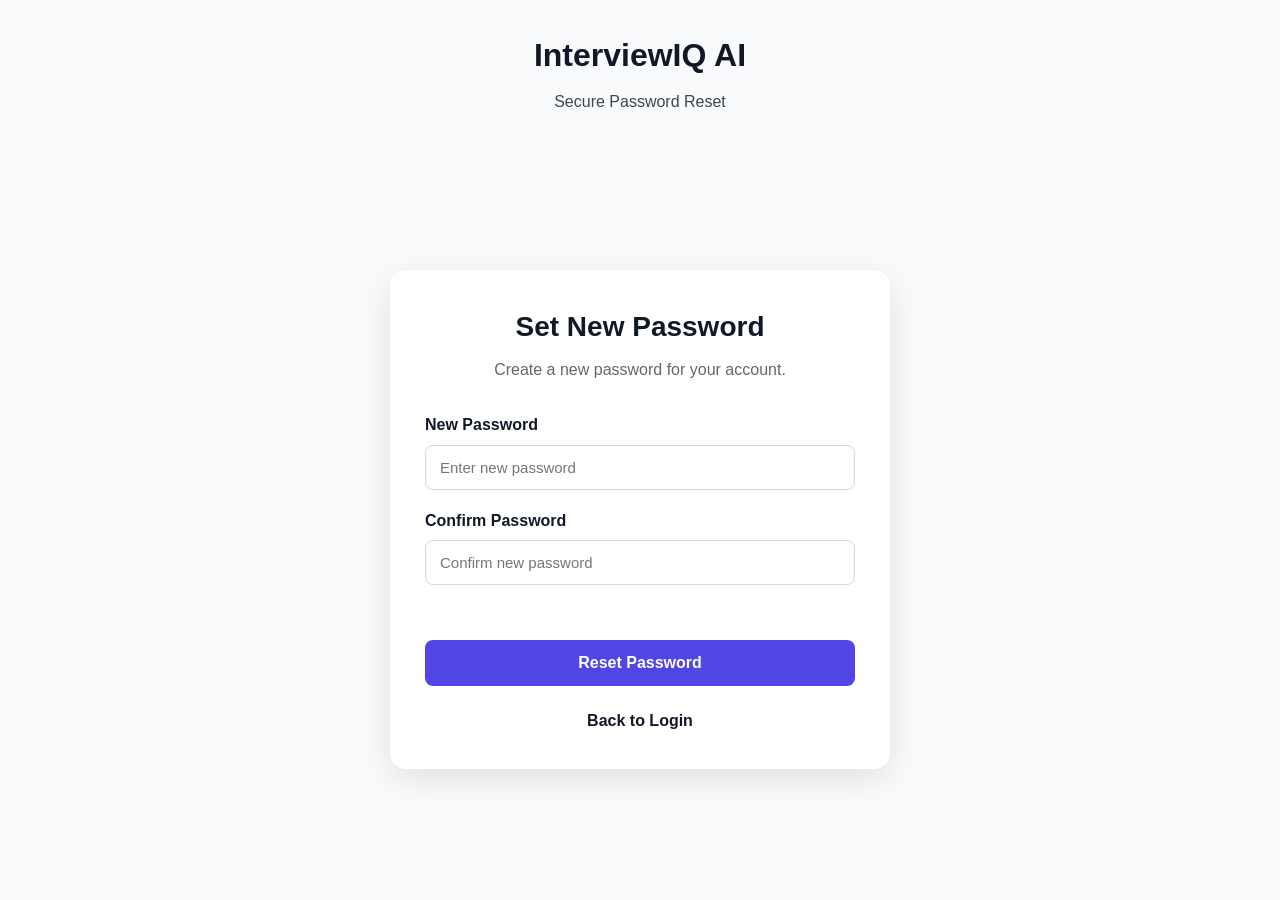
<file: frontend/reset-password.html>
<!DOCTYPE html>
<html lang="en">
<head>
    <meta charset="UTF-8">
    <meta name="viewport" content="width=device-width, initial-scale=1.0">

    <title>Reset Password | InterviewIQ AI</title>

    <link rel="stylesheet" href="css/style.css">
    <link rel="stylesheet" href="css/auth.css">
</head>

<body>

<header class="auth-header">
    <div class="auth-header-content">
        <h1>InterviewIQ AI</h1>
        <p>Secure Password Reset</p>
    </div>
</header>

<main class="auth-container">

    <div class="auth-card">

        <div class="auth-title">
            <h2>Set New Password</h2>
            <p>Create a new password for your account.</p>
        </div>

        <form id="resetPasswordForm">

            <div class="form-group">
                <label for="newPassword">New Password</label>

                <input
                    type="password"
                    id="newPassword"
                    placeholder="Enter new password"
                    minlength="6"
                    required
                >
            </div>

            <div class="form-group">
                <label for="confirmPassword">Confirm Password</label>

                <input
                    type="password"
                    id="confirmPassword"
                    placeholder="Confirm new password"
                    minlength="6"
                    required
                >
            </div>

            <p id="resetStatus" class="auth-status"></p>

            <button type="submit" class="auth-btn">
                Reset Password
            </button>

        </form>

        <div class="auth-footer">
            <p>
                <a href="login.html">Back to Login</a>
            </p>
        </div>

    </div>

</main>

<script src="js/config.js"></script>
<script src="js/reset-password.js"></script>

</body>
</html>
</file>
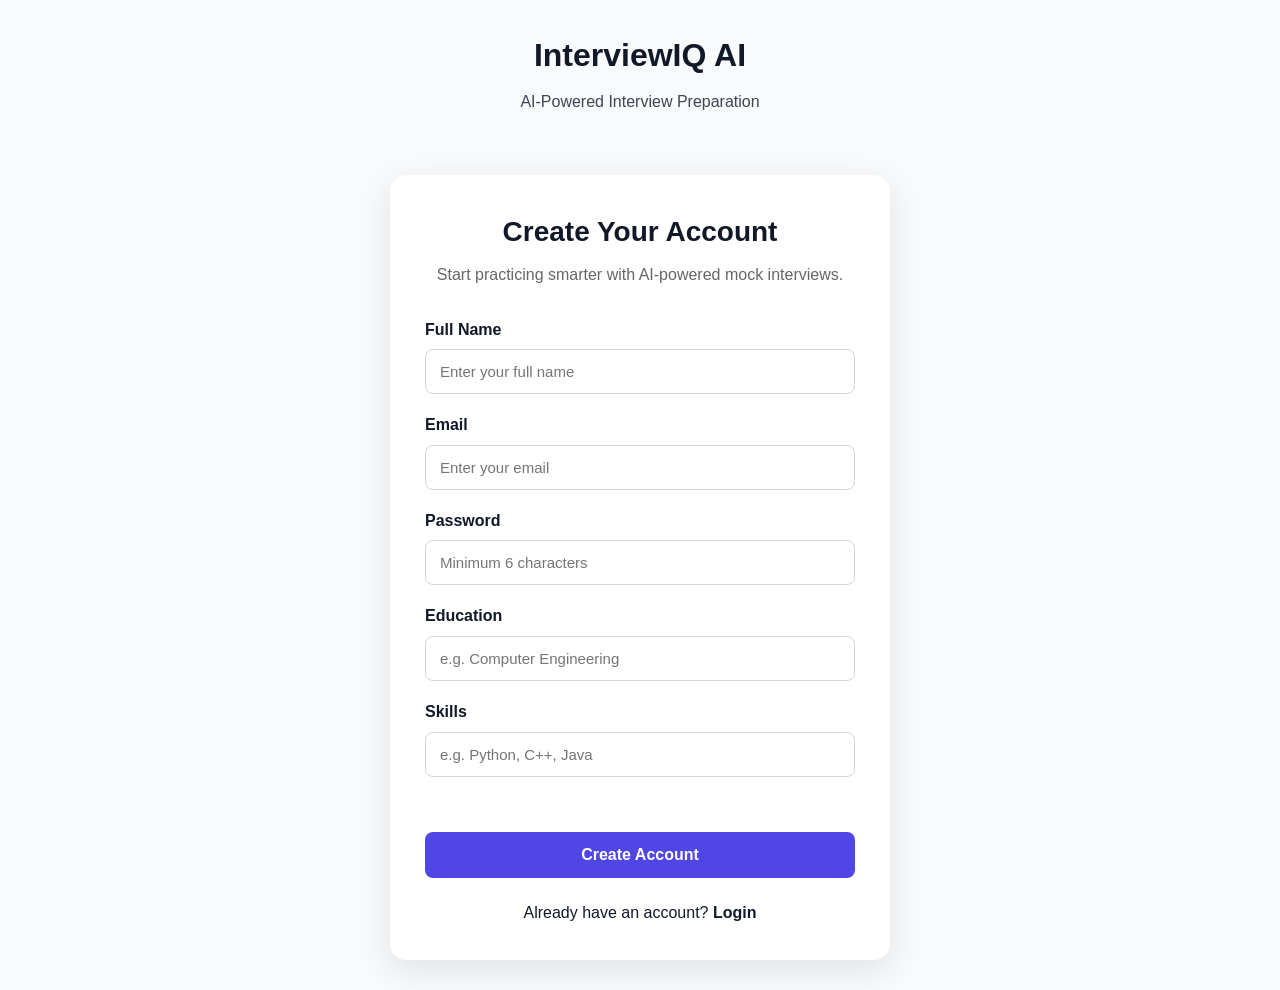
<file: frontend/signup.html>
<!DOCTYPE html>
<html lang="en">
<head>
    <meta charset="UTF-8">
    <meta name="viewport" content="width=device-width, initial-scale=1.0">

    <title>Create Account | InterviewIQ AI</title>

    <link rel="stylesheet" href="css/style.css">
    <link rel="stylesheet" href="css/auth.css">
</head>

<body>

<header class="auth-header">
    <div class="auth-header-content">
        <h1>InterviewIQ AI</h1>
        <p>AI-Powered Interview Preparation</p>
    </div>
</header>

<main class="auth-container">

    <div class="auth-card">

        <div class="auth-title">
            <h2>Create Your Account</h2>
            <p>Start practicing smarter with AI-powered mock interviews.</p>
        </div>

        <form id="signupForm">

            <div class="form-group">
                <label for="name">Full Name</label>
                <input
                    type="text"
                    id="name"
                    placeholder="Enter your full name"
                    required
                >
            </div>

            <div class="form-group">
                <label for="email">Email</label>
                <input
                    type="email"
                    id="email"
                    placeholder="Enter your email"
                    required
                >
            </div>

            <div class="form-group">
                <label for="password">Password</label>
                <input
                    type="password"
                    id="password"
                    placeholder="Minimum 6 characters"
                    minlength="6"
                    required
                >
            </div>

            <div class="form-group">
                <label for="education">Education</label>
                <input
                    type="text"
                    id="education"
                    placeholder="e.g. Computer Engineering"
                >
            </div>

            <div class="form-group">
                <label for="skills">Skills</label>
                <input
                    type="text"
                    id="skills"
                    placeholder="e.g. Python, C++, Java"
                >
            </div>

            <p id="signupStatus" class="auth-status"></p>

            <button type="submit" class="auth-btn">
                Create Account
            </button>

        </form>

        <div class="auth-footer">
            <p>
                Already have an account?
                <a href="login.html">Login</a>
            </p>
        </div>

    </div>

</main>

<script src="js/config.js"></script>
<script src="js/signup.js"></script>

</body>
</html>
</file>
<file: frontend/css/style.css>
/* =========================================================
   INTERVIEWIQ AI - MAIN WEBSITE STYLE
   ========================================================= */

/* =========================
   GLOBAL
========================= */

* {
    margin: 0;
    padding: 0;
    box-sizing: border-box;
}

html {
    scroll-behavior: smooth;
}

body {
    font-family: Arial, Helvetica, sans-serif;
    background: #f8fafc;
    color: #111827;
    line-height: 1.6;
}

a {
    text-decoration: none;
    color: inherit;
}

button {
    font-family: inherit;
    cursor: pointer;
    border: none;
}

button:focus,
a:focus,
input:focus,
textarea:focus,
select:focus {
    outline: 2px solid #6366f1;
    outline-offset: 2px;
}


/* =========================
   NAVBAR
========================= */

.navbar {
    min-height: 75px;
    padding: 0 7%;

    display: flex;
    align-items: center;
    justify-content: space-between;

    background: #ffffff;
    border-bottom: 1px solid #e5e7eb;

    position: sticky;
    top: 0;
    z-index: 1000;
}

.logo {
    font-size: 25px;
    font-weight: 800;
    letter-spacing: -1px;
    white-space: nowrap;
}

.logo span {
    color: #6366f1;
}

nav {
    display: flex;
    align-items: center;
    gap: 28px;
}

nav a {
    position: relative;

    font-size: 14px;
    font-weight: 600;
    color: #4b5563;

    padding: 27px 0;

    transition: color 0.3s ease;
}

nav a::after {
    content: "";

    position: absolute;
    left: 0;
    bottom: 18px;

    width: 0;
    height: 2px;

    background: #6366f1;

    transition: width 0.3s ease;
}

nav a:hover {
    color: #6366f1;
}

nav a:hover::after {
    width: 100%;
}

.nav-buttons {
    display: flex;
    align-items: center;
    gap: 10px;
}

.login-btn,
.signup-btn {
    padding: 10px 18px;
    border-radius: 8px;

    font-size: 14px;
    font-weight: 600;

    transition: all 0.3s ease;
}

.login-btn {
    background: transparent;
    color: #374151;
}

.login-btn:hover {
    background: #f1f5f9;
    color: #6366f1;
}

.signup-btn {
    background: #6366f1;
    color: #ffffff;
    box-shadow: 0 5px 15px rgba(99, 102, 241, 0.2);
}

.signup-btn:hover {
    background: #4f46e5;
    transform: translateY(-2px);
}


/* =========================
   HERO
========================= */

.hero {
    min-height: 650px;

    padding: 90px 7%;

    display: flex;
    align-items: center;
    justify-content: space-between;

    gap: 70px;

    background:
        radial-gradient(
            circle at 20% 20%,
            #e0e7ff,
            transparent 35%
        ),
        #f8fafc;
}

.hero-content {
    max-width: 620px;
}

.badge {
    display: inline-block;

    padding: 8px 15px;
    margin-bottom: 20px;

    background: #eef2ff;
    color: #4f46e5;

    border-radius: 30px;

    font-size: 13px;
    font-weight: 600;
}

.hero h1 {
    font-size: clamp(45px, 6vw, 72px);

    line-height: 1.05;
    letter-spacing: -3px;

    margin-bottom: 25px;
}

.hero h1 span {
    color: #6366f1;
}

.hero-content > p {
    font-size: 18px;
    color: #64748b;

    max-width: 560px;

    margin-bottom: 30px;
}

.hero-buttons {
    display: flex;
    gap: 15px;
    flex-wrap: wrap;
}

.primary-btn,
.secondary-btn,
.cta-btn {
    padding: 14px 24px;

    border-radius: 9px;

    font-size: 14px;
    font-weight: 700;

    transition: all 0.3s ease;
}

.primary-btn {
    background: #6366f1;
    color: white;

    box-shadow:
        0 8px 20px rgba(99, 102, 241, 0.25);
}

.primary-btn:hover {
    background: #4f46e5;
    transform: translateY(-2px);
}

.secondary-btn {
    background: white;
    color: #374151;

    border: 1px solid #d1d5db;
}

.secondary-btn:hover {
    border-color: #6366f1;
    color: #6366f1;
    transform: translateY(-2px);
}

.hero-stats {
    display: flex;
    gap: 45px;

    margin-top: 45px;
}

.hero-stats div {
    display: flex;
    flex-direction: column;
}

.hero-stats strong {
    font-size: 25px;
}

.hero-stats small {
    color: #64748b;
}


/* =========================
   HOME INTERVIEW PREVIEW CARD
========================= */

.hero > .interview-card {
    flex-shrink: 0;
}

.interview-card {
    width: 430px;

    background: white;

    border: 1px solid #e5e7eb;
    border-radius: 18px;

    padding: 25px;

    box-shadow:
        0 25px 60px rgba(15, 23, 42, 0.12);

    transition: transform 0.3s ease;
}

.interview-card:hover {
    transform: translateY(-5px);
}

.card-header {
    display: flex;
    justify-content: space-between;

    margin-bottom: 25px;

    font-weight: 700;
}

.card-header span:last-child {
    font-size: 11px;
    color: #ef4444;
}

.status-dot {
    display: inline-block;

    width: 8px;
    height: 8px;

    border-radius: 50%;

    background: #22c55e;

    margin-right: 5px;
}

.question-box {
    padding: 20px;

    background: #f8fafc;

    border-radius: 12px;
}

.question-box small {
    font-size: 10px;

    color: #6366f1;

    font-weight: 700;
}

.question-box h3 {
    margin-top: 10px;

    font-size: 17px;
    line-height: 1.4;
}

.answer-box,
.ai-feedback {
    display: flex;
    gap: 12px;

    margin-top: 15px;
    padding: 15px;

    border: 1px solid #e5e7eb;

    border-radius: 12px;
}

.avatar {
    width: 35px;
    height: 35px;

    flex-shrink: 0;

    display: flex;
    align-items: center;
    justify-content: center;

    background: #eef2ff;

    border-radius: 50%;
}

.answer-box p,
.ai-feedback p {
    font-size: 12px;

    color: #64748b;

    margin-top: 5px;
}

.ai-feedback {
    background: #f0fdf4;

    border-color: #bbf7d0;
}

.feedback-icon {
    width: 30px;
    height: 30px;

    flex-shrink: 0;

    display: flex;
    align-items: center;
    justify-content: center;

    border-radius: 50%;

    background: #22c55e;

    color: white;
}

.score {
    display: flex;
    justify-content: space-between;

    margin-top: 20px;
}

.score strong {
    color: #6366f1;
}


/* =========================
   GENERAL SECTIONS
========================= */

.section {
    padding: 100px 7%;
}

.section-heading {
    max-width: 650px;

    margin: auto;

    text-align: center;
}

.section-heading > span,
.about-content > span {
    color: #6366f1;

    font-size: 12px;

    font-weight: 800;

    letter-spacing: 2px;
}

.section-heading h2 {
    margin: 12px 0;

    font-size: 42px;

    line-height: 1.15;
}

.section-heading p {
    color: #64748b;

    font-size: 16px;
}


/* =========================
   FEATURES
========================= */

.features-grid {
    max-width: 1100px;

    margin: 60px auto 0;

    display: grid;

    grid-template-columns:
        repeat(4, 1fr);

    gap: 20px;
}

.feature-card {
    background: white;

    padding: 30px;

    border: 1px solid #e5e7eb;

    border-radius: 15px;

    transition: all 0.3s ease;
}

.feature-card:hover {
    transform: translateY(-6px);

    box-shadow:
        0 15px 35px rgba(15, 23, 42, 0.08);

    border-color: #c7d2fe;
}

.feature-icon {
    width: 50px;
    height: 50px;

    display: flex;
    align-items: center;
    justify-content: center;

    background: #eef2ff;

    border-radius: 12px;

    font-size: 23px;

    margin-bottom: 20px;
}

.feature-card h3 {
    margin-bottom: 10px;

    font-size: 18px;
}

.feature-card p {
    color: #64748b;

    font-size: 14px;
}


/* =========================
   WORKFLOW
========================= */

.workflow-section {
    background: #f1f5f9;
}

.steps {
    max-width: 1100px;

    margin: 60px auto 0;

    display: grid;

    grid-template-columns:
        repeat(4, 1fr);

    gap: 20px;
}

.step {
    text-align: center;
}

.step-number {
    width: 60px;
    height: 60px;

    margin: 0 auto 20px;

    display: flex;
    align-items: center;
    justify-content: center;

    background: #6366f1;

    color: white;

    border-radius: 50%;

    font-weight: 800;

    box-shadow:
        0 8px 20px rgba(99, 102, 241, 0.2);
}

.step h3 {
    margin-bottom: 8px;
}

.step p {
    color: #64748b;

    font-size: 14px;
}


/* =========================
   ABOUT
========================= */

.about-section {
    padding: 110px 7%;

    background: #111827;

    color: white;
}

.about-content {
    max-width: 800px;
}

.about-content h2 {
    font-size: 45px;

    line-height: 1.15;

    margin: 15px 0 25px;
}

.about-content p {
    color: #cbd5e1;

    margin-bottom: 15px;

    font-size: 16px;
}


/* =========================
   CTA
========================= */

.cta {
    text-align: center;

    padding: 100px 20px;

    background: #ffffff;
}

.cta h2 {
    font-size: 42px;

    margin-bottom: 15px;
}

.cta p {
    color: #64748b;

    margin-bottom: 25px;
}

.cta-btn {
    display: inline-block;

    background: #6366f1;

    color: white;

    box-shadow:
        0 8px 20px rgba(99, 102, 241, 0.2);
}

.cta-btn:hover {
    background: #4f46e5;

    transform: translateY(-2px);
}


/* =========================
   FOOTER
========================= */

footer {
    padding: 45px 7%;

    text-align: center;

    border-top: 1px solid #e5e7eb;

    background: white;
}

.footer-logo {
    font-size: 23px;

    font-weight: 800;
}

.footer-logo span {
    color: #6366f1;
}

footer p {
    color: #64748b;

    font-size: 14px;

    margin-top: 8px;
}

.copyright {
    margin-top: 20px;
}


/* =========================
   RESPONSIVE - TABLET
========================= */

@media (max-width: 1100px) {

    .navbar {
        padding: 0 5%;
    }

    nav {
        gap: 18px;
    }

    .hero {
        padding-left: 5%;
        padding-right: 5%;

        gap: 40px;
    }

    .features-grid,
    .steps {
        grid-template-columns:
            repeat(2, 1fr);
    }
}


/* =========================
   RESPONSIVE - MOBILE
========================= */

@media (max-width: 800px) {

    .navbar {
        min-height: 70px;
    }

    nav {
        display: none;
    }

    .nav-buttons {
        margin-left: auto;
    }

    .login-btn {
        display: none;
    }

    .hero {
        min-height: auto;

        padding: 70px 5%;

        flex-direction: column;

        text-align: center;
    }

    .hero-content {
        max-width: 100%;
    }

    .hero-content > p {
        margin-left: auto;
        margin-right: auto;
    }

    .hero-buttons {
        justify-content: center;
    }

    .hero-stats {
        justify-content: center;

        gap: 30px;
    }

    .hero > .interview-card {
        width: 100%;

        max-width: 430px;
    }

    .features-grid,
    .steps {
        grid-template-columns: 1fr;
    }

    .section {
        padding: 75px 5%;
    }

    .section-heading h2,
    .about-content h2,
    .cta h2 {
        font-size: 32px;
    }

    .about-section {
        padding: 75px 5%;
    }
}


/* =========================
   SMALL MOBILE
========================= */

@media (max-width: 500px) {

    .logo {
        font-size: 21px;
    }

    .signup-btn {
        padding: 9px 14px;
    }

    .hero {
        padding-top: 55px;
    }

    .hero h1 {
        font-size: 42px;

        letter-spacing: -2px;
    }

    .hero-content > p {
        font-size: 16px;
    }

    .hero-buttons {
        flex-direction: column;
    }

    .primary-btn,
    .secondary-btn {
        width: 100%;
    }

    .hero-stats {
        gap: 20px;
    }

    .hero-stats strong {
        font-size: 21px;
    }

    .interview-card {
        padding: 18px;
    }

    .feature-card {
        padding: 24px;
    }

    .cta {
        padding: 70px 20px;
    }
}
</file>
<file: frontend/css/dashboard.css>
.dashboard-header {
    display: flex;
    justify-content: space-between;
    align-items: center;
    padding: 20px 6%;
    background: #ffffff;
    border-bottom: 1px solid #e5e5e5;
}

.dashboard-logo h1 {
    margin: 0;
    font-size: 26px;
}

.dashboard-logo p {
    margin: 5px 0 0;
    color: #666;
    font-size: 14px;
}

.dashboard-user {
    display: flex;
    align-items: center;
    gap: 15px;
}

#welcomeUser {
    font-weight: 600;
}

.logout-btn {
    border: none;
    padding: 9px 16px;
    border-radius: 7px;
    cursor: pointer;
    background: #f1f1f1;
    font-weight: 600;
}

.logout-btn:hover {
    background: #e5e5e5;
}

.dashboard-container {
    max-width: 1200px;
    margin: auto;
    padding: 35px 20px 60px;
}

.welcome-section {
    display: flex;
    justify-content: space-between;
    align-items: center;
    gap: 25px;
    padding: 30px;
    margin-bottom: 30px;
    border-radius: 16px;
    background: #ffffff;
    box-shadow: 0 5px 20px rgba(0, 0, 0, 0.06);
}

.welcome-section h2 {
    margin: 0 0 8px;
    font-size: 28px;
}

.welcome-section p {
    margin: 0;
    color: #666;
}

.primary-dashboard-btn {
    border: none;
    padding: 14px 22px;
    border-radius: 9px;
    background: #4f46e5;
    color: white;
    font-size: 15px;
    font-weight: 600;
    cursor: pointer;
    white-space: nowrap;
}

.primary-dashboard-btn:hover {
    opacity: 0.9;
}

.stats-grid {
    display: grid;
    grid-template-columns: repeat(4, 1fr);
    gap: 18px;
    margin-bottom: 35px;
}

.stat-card {
    display: flex;
    align-items: center;
    gap: 15px;
    padding: 22px;
    border-radius: 13px;
    background: #ffffff;
    box-shadow: 0 5px 20px rgba(0, 0, 0, 0.06);
}

.stat-icon {
    font-size: 28px;
}

.stat-card h3 {
    margin: 0;
    font-size: 24px;
}

.stat-card p {
    margin: 5px 0 0;
    color: #666;
    font-size: 14px;
}

.dashboard-section {
    margin-bottom: 35px;
}

.dashboard-section > h2 {
    margin-bottom: 8px;
}

.quick-actions {
    display: grid;
    grid-template-columns: repeat(2, 1fr);
    gap: 20px;
    margin-top: 20px;
}

.action-card {
    padding: 28px;
    border-radius: 14px;
    background: #ffffff;
    box-shadow: 0 5px 20px rgba(0, 0, 0, 0.06);
    cursor: pointer;
    transition: transform 0.2s ease;
}

.action-card:hover {
    transform: translateY(-3px);
}

.action-icon {
    font-size: 32px;
    margin-bottom: 12px;
}

.action-card h3 {
    margin: 0 0 8px;
}

.action-card p {
    color: #666;
    line-height: 1.5;
}

.action-btn {
    border: none;
    padding: 10px 17px;
    border-radius: 7px;
    background: #4f46e5;
    color: white;
    font-weight: 600;
    cursor: pointer;
}

.section-heading {
    display: flex;
    justify-content: space-between;
    align-items: center;
}

.section-heading h2 {
    margin-bottom: 5px;
}

.section-heading p {
    margin-top: 0;
    color: #666;
}

.view-history-btn {
    border: none;
    background: transparent;
    font-weight: 600;
    cursor: pointer;
}

.recent-interviews {
    margin-top: 20px;
}

.empty-history {
    padding: 45px 20px;
    text-align: center;
    border-radius: 14px;
    background: #ffffff;
    box-shadow: 0 5px 20px rgba(0, 0, 0, 0.06);
}

.empty-icon {
    font-size: 42px;
    margin-bottom: 10px;
}

.empty-history h3 {
    margin-bottom: 8px;
}

.empty-history p {
    color: #666;
    margin-bottom: 20px;
}

.recent-card {
    display: flex;
    justify-content: space-between;
    align-items: center;
    gap: 15px;
    padding: 18px 22px;
    margin-bottom: 12px;
    border-radius: 12px;
    background: #ffffff;
    box-shadow: 0 3px 15px rgba(0, 0, 0, 0.05);
}

.recent-card h3 {
    margin: 0 0 5px;
}

.recent-card p {
    margin: 0;
    color: #666;
    font-size: 14px;
}

.recent-score {
    font-size: 21px;
    font-weight: 700;
}

@media (max-width: 900px) {

    .stats-grid {
        grid-template-columns: repeat(2, 1fr);
    }

}

@media (max-width: 700px) {

    .dashboard-header {
        flex-direction: column;
        align-items: flex-start;
        gap: 15px;
    }

    .dashboard-user {
        width: 100%;
        justify-content: space-between;
    }

    .welcome-section {
        flex-direction: column;
        align-items: flex-start;
    }

    .quick-actions {
        grid-template-columns: 1fr;
    }

}

@media (max-width: 500px) {

    .stats-grid {
        grid-template-columns: 1fr;
    }

    .welcome-section h2 {
        font-size: 23px;
    }

}
</file>
<file: frontend/css/auth.css>
.auth-header {
    padding: 30px 20px;
    text-align: center;
}

.auth-header-content h1 {
    margin: 0;
    font-size: 32px;
}

.auth-header-content p {
    margin-top: 8px;
    opacity: 0.8;
}

.auth-container {
    min-height: calc(100vh - 150px);
    display: flex;
    justify-content: center;
    align-items: center;
    padding: 30px 20px;
}

.auth-card {
    width: 100%;
    max-width: 500px;
    padding: 35px;
    border-radius: 16px;
    background: #ffffff;
    box-shadow: 0 10px 35px rgba(0, 0, 0, 0.10);
}

.auth-title {
    text-align: center;
    margin-bottom: 30px;
}

.auth-title h2 {
    margin-bottom: 8px;
    font-size: 28px;
}

.auth-title p {
    margin: 0;
    color: #666;
    line-height: 1.5;
}

.form-group {
    margin-bottom: 18px;
}

.form-group label {
    display: block;
    margin-bottom: 7px;
    font-weight: 600;
}

.form-group input {
    width: 100%;
    box-sizing: border-box;
    padding: 13px 14px;
    border: 1px solid #d6d6d6;
    border-radius: 8px;
    font-size: 15px;
    outline: none;
}

.form-group input:focus {
    border-color: #4f46e5;
}

.auth-btn {
    width: 100%;
    border: none;
    padding: 14px;
    border-radius: 8px;
    font-size: 16px;
    font-weight: 600;
    cursor: pointer;
    background: #4f46e5;
    color: white;
}

.auth-btn:hover {
    opacity: 0.9;
}

.auth-status {
    min-height: 22px;
    margin: 8px 0 15px;
    text-align: center;
    font-weight: 500;
}

.auth-footer {
    margin-top: 22px;
    text-align: center;
}

.auth-footer a {
    font-weight: 600;
    text-decoration: none;
}
</file>
<file: frontend/css/history.css>
body {

    margin: 0;

    font-family:
        Arial,
        sans-serif;

    background:
        #0b1020;

    color: white;
}


header {

    display: flex;

    justify-content: space-between;

    align-items: center;

    padding: 20px 8%;

    border-bottom:
        1px solid #252b45;
}


header h1 {

    margin: 0;

}


button {

    padding: 10px 20px;

    border: none;

    border-radius: 8px;

    cursor: pointer;

}


main {

    width: 84%;

    max-width: 1100px;

    margin: 40px auto;

}


.history-header {

    margin-bottom: 30px;

}


.history-card {

    background:
        #151b30;

    border:
        1px solid #282f4a;

    border-radius: 14px;

    padding: 22px;

    margin-bottom: 18px;

}


.history-top {

    display: flex;

    justify-content: space-between;

    align-items: center;

}


.history-top h3 {

    margin-bottom: 5px;

}


.score {

    font-size: 28px;

    font-weight: bold;

}


.history-details {

    display: flex;

    gap: 25px;

    flex-wrap: wrap;

    margin-top: 18px;

    color: #b8bfd8;

}


.history-date {

    margin-top: 15px;

    color: #8d95b3;

    font-size: 14px;

}


.empty-history {

    text-align: center;

    padding: 60px 20px;

    background:
        #151b30;

    border-radius: 14px;

}

/* ================= PROGRESS SUMMARY ================= */

.progress-summary {

    display: grid;

    grid-template-columns:
        repeat(4, 1fr);

    gap: 20px;

    margin-bottom: 40px;

}


.summary-card {

    background: #151b30;

    border: 1px solid #282f4a;

    border-radius: 14px;

    padding: 25px;

    text-align: center;

}


.summary-card span {

    display: block;

    color: #aeb6d1;

    margin-bottom: 10px;

}


.summary-card strong {

    font-size: 30px;

}


/* ================= COMPARISON ================= */

.comparison-section {

    margin-bottom: 40px;

}


.comparison-section h2 {

    margin-bottom: 20px;

}


.progress-positive,
.progress-negative,
.progress-neutral,
.no-progress {

    padding: 25px;

    background: #151b30;

    border: 1px solid #282f4a;

    border-radius: 14px;

}


.progress-positive h3,
.progress-negative h3,
.progress-neutral h3,
.no-progress h3 {

    margin-top: 0;

}


.progress-positive p,
.progress-negative p,
.progress-neutral p,
.no-progress p {

    color: #b8bfd8;

}


/* ================= SECTION TITLE ================= */

.section-title {

    display: flex;

    justify-content: space-between;

    align-items: center;

    margin-bottom: 25px;

}


.section-title h2 {

    margin-bottom: 5px;

}


.section-title p {

    color: #8d95b3;

}


.section-title button,
.empty-history button {

    padding: 11px 20px;

    border: none;

    border-radius: 8px;

    cursor: pointer;

}


/* ================= RESPONSIVE ================= */

@media (max-width: 800px) {

    .progress-summary {

        grid-template-columns:
            repeat(2, 1fr);

    }

}


@media (max-width: 500px) {

    .progress-summary {

        grid-template-columns:
            1fr;

    }


    .section-title {

        flex-direction: column;

        align-items: flex-start;

        gap: 15px;

    }

}

/* ================= ANALYTICS ================= */

.analytics-section {

    margin-bottom: 40px;

}


.analytics-section > p {

    color: #8d95b3;

    margin-bottom: 25px;

}


.analytics-row {

    margin-bottom: 22px;

}


.analytics-label {

    display: flex;

    justify-content: space-between;

    margin-bottom: 8px;

}


.analytics-label strong {

    font-size: 14px;

}


.progress-bar {

    width: 100%;

    height: 10px;

    background: #252b45;

    border-radius: 10px;

    overflow: hidden;

}


.progress-fill {

    height: 100%;

    border-radius: 10px;

    background: #6c63ff;

}
</file>
<file: frontend/css/profile.css>
/* =========================================================
   INTERVIEWIQ AI - STUDENT PROFILE
   ========================================================= */

* {
    margin: 0;
    padding: 0;
    box-sizing: border-box;
}


/* =========================
   BODY
========================= */

body {
    min-height: 100vh;

    display: flex;
    align-items: center;
    justify-content: center;

    padding: 30px;

    font-family: Arial, Helvetica, sans-serif;

    background:
        radial-gradient(
            circle at top left,
            #e0e7ff,
            transparent 35%
        ),
        linear-gradient(
            135deg,
            #f8fafc,
            #eef2ff
        );

    color: #111827;
}


/* =========================
   CONTAINER
========================= */

.profile-container {
    width: 100%;
    max-width: 620px;
}


/* =========================
   PROFILE CARD
========================= */

.profile-card {
    width: 100%;

    background: rgba(255, 255, 255, 0.97);

    padding: 42px;

    border: 1px solid #e5e7eb;

    border-radius: 20px;

    box-shadow:
        0 25px 70px rgba(15, 23, 42, 0.12);
}


/* =========================
   HEADING
========================= */

.profile-card h1 {
    font-size: 32px;

    line-height: 1.2;

    margin-bottom: 8px;

    color: #111827;
}

.subtitle {
    color: #64748b;

    font-size: 15px;

    margin-bottom: 30px;
}


/* =========================
   FORM
========================= */

#profileForm {
    width: 100%;
}

.form-group {
    margin-bottom: 20px;
}


/* =========================
   LABEL
========================= */

label {
    display: block;

    margin-top: 18px;
    margin-bottom: 8px;

    color: #374151;

    font-size: 14px;

    font-weight: 700;
}


/* =========================
   INPUTS
========================= */

input,
textarea,
select {
    width: 100%;

    padding: 13px 14px;

    border: 1px solid #d1d5db;

    border-radius: 10px;

    background: #ffffff;

    color: #111827;

    font-family: inherit;

    font-size: 14px;

    transition:
        border-color 0.2s ease,
        box-shadow 0.2s ease,
        background 0.2s ease;
}

input::placeholder,
textarea::placeholder {
    color: #9ca3af;
}

input:hover,
textarea:hover,
select:hover {
    border-color: #a5b4fc;
}

input:focus,
textarea:focus,
select:focus {
    outline: none;

    border-color: #6366f1;

    background: #ffffff;

    box-shadow:
        0 0 0 4px rgba(99, 102, 241, 0.10);
}


/* =========================
   TEXTAREA
========================= */

textarea {
    min-height: 100px;

    resize: vertical;

    line-height: 1.5;
}


/* =========================
   SELECT
========================= */

select {
    cursor: pointer;

    appearance: auto;
}


/* =========================
   SUBMIT BUTTON
========================= */

.submit-btn {
    width: 100%;

    margin-top: 28px;

    padding: 14px 20px;

    border: none;

    border-radius: 10px;

    background: #6366f1;

    color: white;

    font-size: 15px;

    font-weight: 700;

    cursor: pointer;

    box-shadow:
        0 8px 20px rgba(99, 102, 241, 0.20);

    transition:
        background 0.2s ease,
        transform 0.2s ease,
        box-shadow 0.2s ease;
}

.submit-btn:hover {
    background: #4f46e5;

    transform: translateY(-2px);

    box-shadow:
        0 12px 25px rgba(99, 102, 241, 0.25);
}

.submit-btn:active {
    transform: translateY(0);
}

.submit-btn:disabled {
    opacity: 0.6;

    cursor: not-allowed;

    transform: none;
}


/* =========================
   MESSAGE
========================= */

#message,
#statusMessage {
    min-height: 20px;

    margin-top: 15px;

    text-align: center;

    font-size: 14px;

    font-weight: 600;
}


/* =========================
   SUCCESS / ERROR HELPERS
========================= */

.success {
    color: #15803d;
}

.error {
    color: #dc2626;
}


/* =========================
   MOBILE
========================= */

@media (max-width: 700px) {

    body {
        padding: 20px;
    }

    .profile-card {
        padding: 30px 24px;

        border-radius: 16px;
    }

    .profile-card h1 {
        font-size: 27px;
    }

    .subtitle {
        font-size: 14px;
    }
}


/* =========================
   SMALL MOBILE
========================= */

@media (max-width: 450px) {

    body {
        padding: 12px;
    }

    .profile-card {
        padding: 25px 18px;
    }

    .profile-card h1 {
        font-size: 25px;
    }

    input,
    textarea,
    select {
        padding: 12px;
    }

    .submit-btn {
        padding: 13px;
    }
}
</file>
<file: frontend/css/report.css>
/* ======================================================
   InterviewIQ AI
   Interview Report Page
   ====================================================== */


/* ======================================================
   PAGE
   ====================================================== */

.report-container {
    width: 92%;
    max-width: 1100px;
    margin: 35px auto 60px;
}


/* ======================================================
   HEADER
   ====================================================== */

.report-header {
    background: white;
    border-bottom: 1px solid #e5e7eb;
    padding: 20px 5%;
}

.header-content {
    max-width: 1100px;
    margin: auto;
    display: flex;
    justify-content: space-between;
    align-items: center;
    gap: 20px;
}

.report-header h1 {
    margin: 0;
    font-size: 30px;
}

.report-header p {
    margin-top: 6px;
    color: #6b7280;
}

.home-link {
    text-decoration: none;
    padding: 10px 18px;
    border-radius: 8px;
    background: #f3f4f6;
    color: #1f2937;
    font-weight: 600;
}

.home-link:hover {
    background: #e5e7eb;
}


/* ======================================================
   REPORT SECTIONS
   ====================================================== */

.report-section {
    background: white;
    border-radius: 16px;
    padding: 28px;
    margin-bottom: 22px;
    box-shadow: 0 5px 18px rgba(0, 0, 0, 0.06);
}

.report-section h2 {
    margin-bottom: 8px;
    font-size: 22px;
}

.section-description {
    color: #6b7280;
    margin-bottom: 22px;
    line-height: 1.6;
}


/* ======================================================
   STUDENT INFORMATION
   ====================================================== */

.student-details {
    display: grid;
    grid-template-columns: repeat(2, 1fr);
    gap: 18px;
    margin-top: 20px;
}

.detail-item {
    background: #f8fafc;
    border: 1px solid #e5e7eb;
    border-radius: 12px;
    padding: 18px;
}

.detail-item span {
    display: block;
    font-size: 13px;
    color: #6b7280;
    margin-bottom: 7px;
}

.detail-item strong {
    font-size: 16px;
    color: #111827;
}


/* ======================================================
   OVERALL PERFORMANCE
   ====================================================== */

.overall-section {
    padding: 30px;
}

.overall-score-card {
    display: flex;
    align-items: center;
    gap: 35px;
    margin-top: 20px;
    padding: 25px;
    background: #f8fafc;
    border-radius: 15px;
}


/* SCORE CIRCLE */

.score-circle {
    width: 150px;
    height: 150px;
    min-width: 150px;
    border-radius: 50%;
    background: white;
    border: 8px solid #2563eb;
    display: flex;
    justify-content: center;
    align-items: center;
    flex-direction: column;
    box-shadow: 0 5px 15px rgba(37, 99, 235, 0.15);
}

.score-circle span {
    font-size: 42px;
    font-weight: 800;
    color: #2563eb;
}

.score-circle small {
    font-size: 14px;
    color: #6b7280;
}


/* PERFORMANCE MESSAGE */

.performance-info h3 {
    font-size: 23px;
    margin-bottom: 10px;
}

.performance-info p {
    color: #6b7280;
    line-height: 1.6;
}


/* ======================================================
   SCORE GRID
   ====================================================== */

.score-grid {
    display: grid;
    grid-template-columns: repeat(2, 1fr);
    gap: 18px;
    margin-top: 20px;
}

.score-card {
    background: #f8fafc;
    border: 1px solid #e5e7eb;
    border-radius: 13px;
    padding: 20px;
}

.score-card-header {
    display: flex;
    justify-content: space-between;
    align-items: center;
    gap: 10px;
    margin-bottom: 14px;
}

.score-card-header h3 {
    font-size: 17px;
    margin: 0;
}

.score-card-header span {
    font-weight: 700;
    color: #2563eb;
}


/* ======================================================
   SCORE PROGRESS
   ====================================================== */

.score-progress {
    width: 100%;
    height: 9px;
    background: #e5e7eb;
    border-radius: 20px;
    overflow: hidden;
    margin-bottom: 12px;
}

.score-progress-fill {
    height: 100%;
    width: 0%;
    background: #2563eb;
    border-radius: 20px;
    transition: width 0.6s ease;
}

.score-card p {
    color: #6b7280;
    font-size: 14px;
    line-height: 1.5;
}


/* ======================================================
   FEEDBACK LISTS
   ====================================================== */

.feedback-list {
    list-style: none;
    padding: 0;
    margin: 18px 0 0;
}

.feedback-list li {
    position: relative;
    background: #f8fafc;
    border: 1px solid #e5e7eb;
    border-radius: 10px;
    padding: 14px 16px 14px 40px;
    margin-bottom: 10px;
    line-height: 1.6;
    color: #374151;
}

.feedback-list li::before {
    content: "✓";
    position: absolute;
    left: 15px;
    top: 14px;
    font-weight: bold;
}


/* ======================================================
   SKILL GAP
   ====================================================== */

#skillGaps {
    margin-top: 20px;
}

.no-skill-gap {
    background: #f8fafc;
    border: 1px solid #e5e7eb;
    border-radius: 12px;
    padding: 20px;
}

.no-skill-gap h3 {
    margin-bottom: 8px;
}

.no-skill-gap p {
    color: #6b7280;
    line-height: 1.6;
}


/* ======================================================
   AI FEEDBACK
   ====================================================== */

.ai-feedback-card {
    margin-top: 18px;
    background: #f8fafc;
    border-left: 5px solid #2563eb;
    border-radius: 10px;
    padding: 20px;
}

.ai-feedback-card p {
    color: #374151;
    line-height: 1.8;
}


/* ======================================================
   ACTION BUTTONS
   ====================================================== */

.report-actions {
    display: flex;
    justify-content: center;
    flex-wrap: wrap;
    gap: 14px;
    margin-top: 30px;
    margin-bottom: 50px;
}

.primary-btn,
.secondary-btn {
    border: none;
    border-radius: 9px;
    padding: 13px 22px;
    font-size: 15px;
    font-weight: 600;
    cursor: pointer;
    transition: 0.2s ease;
}

.primary-btn {
    background: #2563eb;
    color: white;
}

.primary-btn:hover {
    background: #1d4ed8;
    transform: translateY(-1px);
}

.secondary-btn {
    background: white;
    color: #1f2937;
    border: 1px solid #d1d5db;
}

.secondary-btn:hover {
    background: #f3f4f6;
    transform: translateY(-1px);
}


/* ======================================================
   RESPONSIVE DESIGN
   ====================================================== */

@media (max-width: 750px) {

    .report-container {
        width: 94%;
        margin-top: 20px;
    }

    .header-content {
        flex-direction: column;
        align-items: flex-start;
    }

    .student-details {
        grid-template-columns: 1fr;
    }

    .score-grid {
        grid-template-columns: 1fr;
    }

    .overall-score-card {
        flex-direction: column;
        text-align: center;
    }

    .report-actions {
        flex-direction: column;
    }

    .primary-btn,
    .secondary-btn {
        width: 100%;
    }
}


@media (max-width: 450px) {

    .report-section {
        padding: 20px;
    }

    .report-header h1 {
        font-size: 25px;
    }

    .score-circle {
        width: 125px;
        height: 125px;
        min-width: 125px;
    }

    .score-circle span {
        font-size: 34px;
    }

    .performance-info h3 {
        font-size: 19px;
    }
}
</file>
